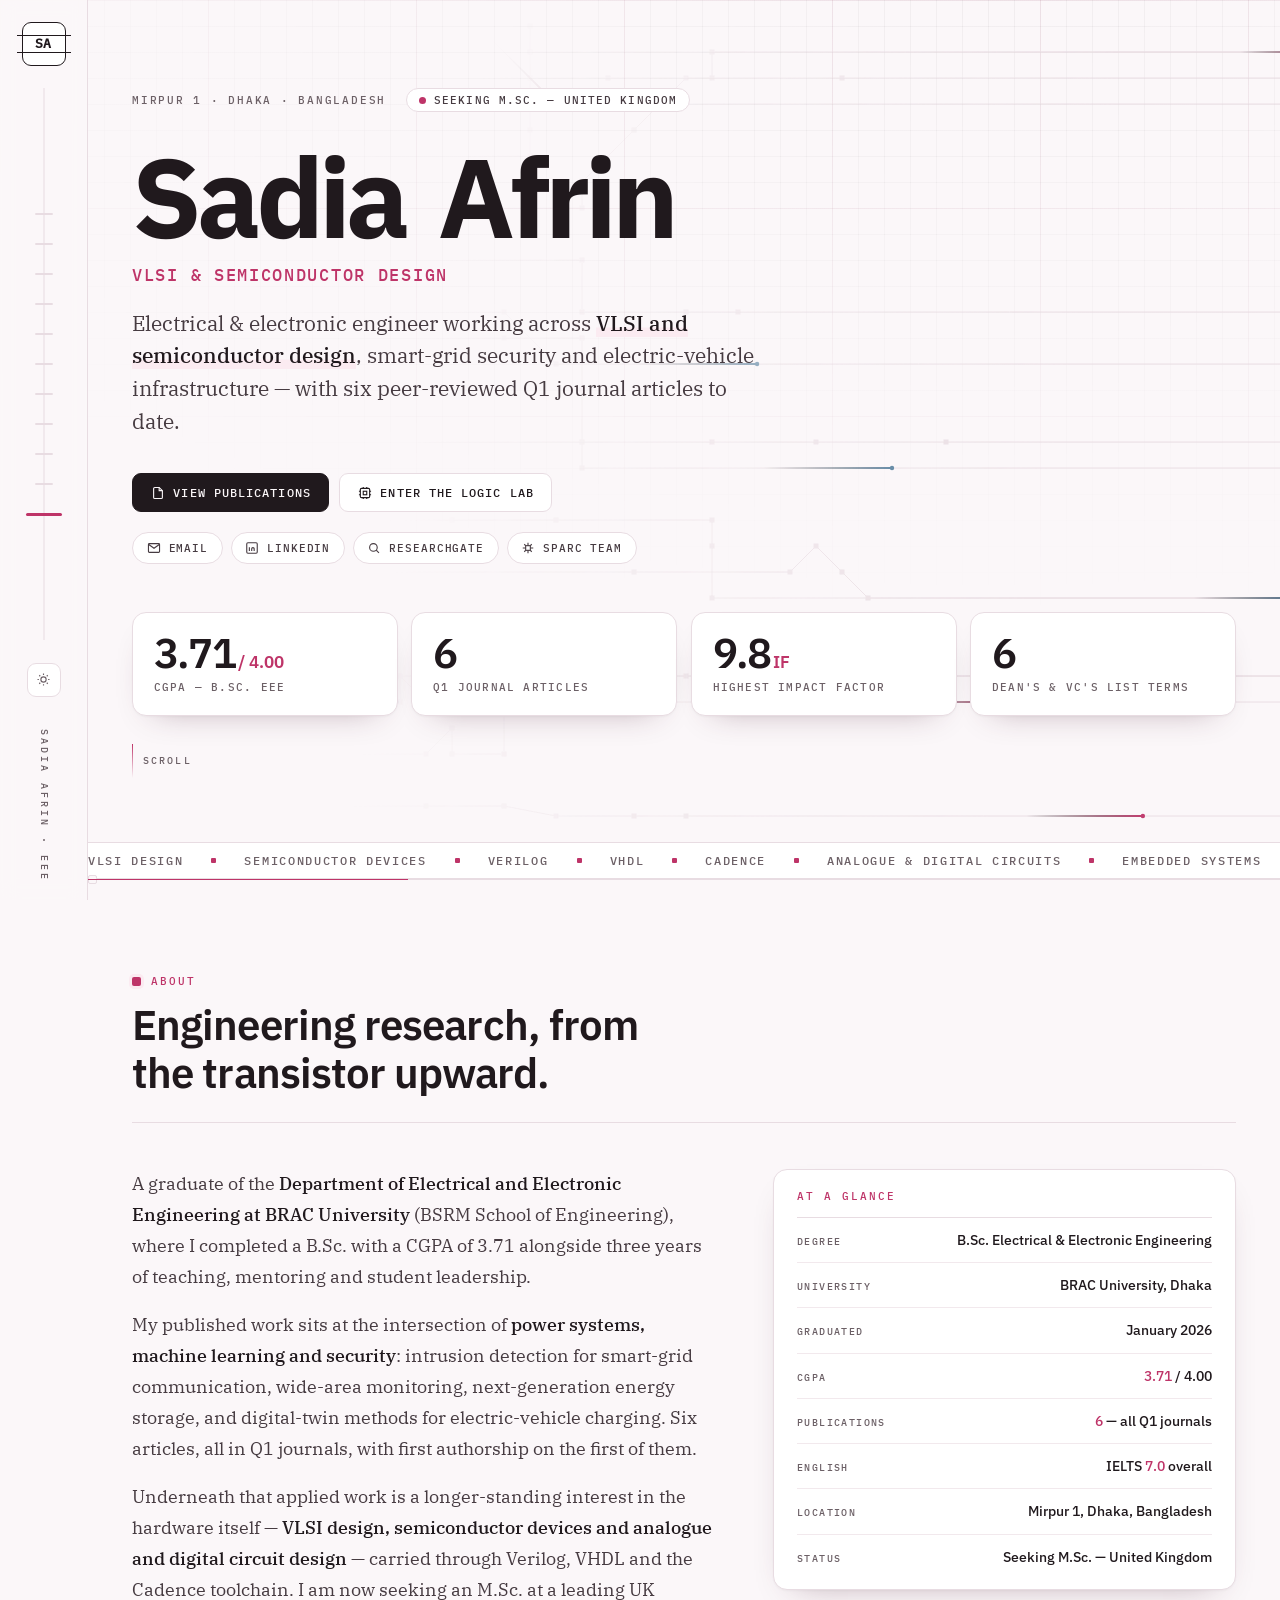
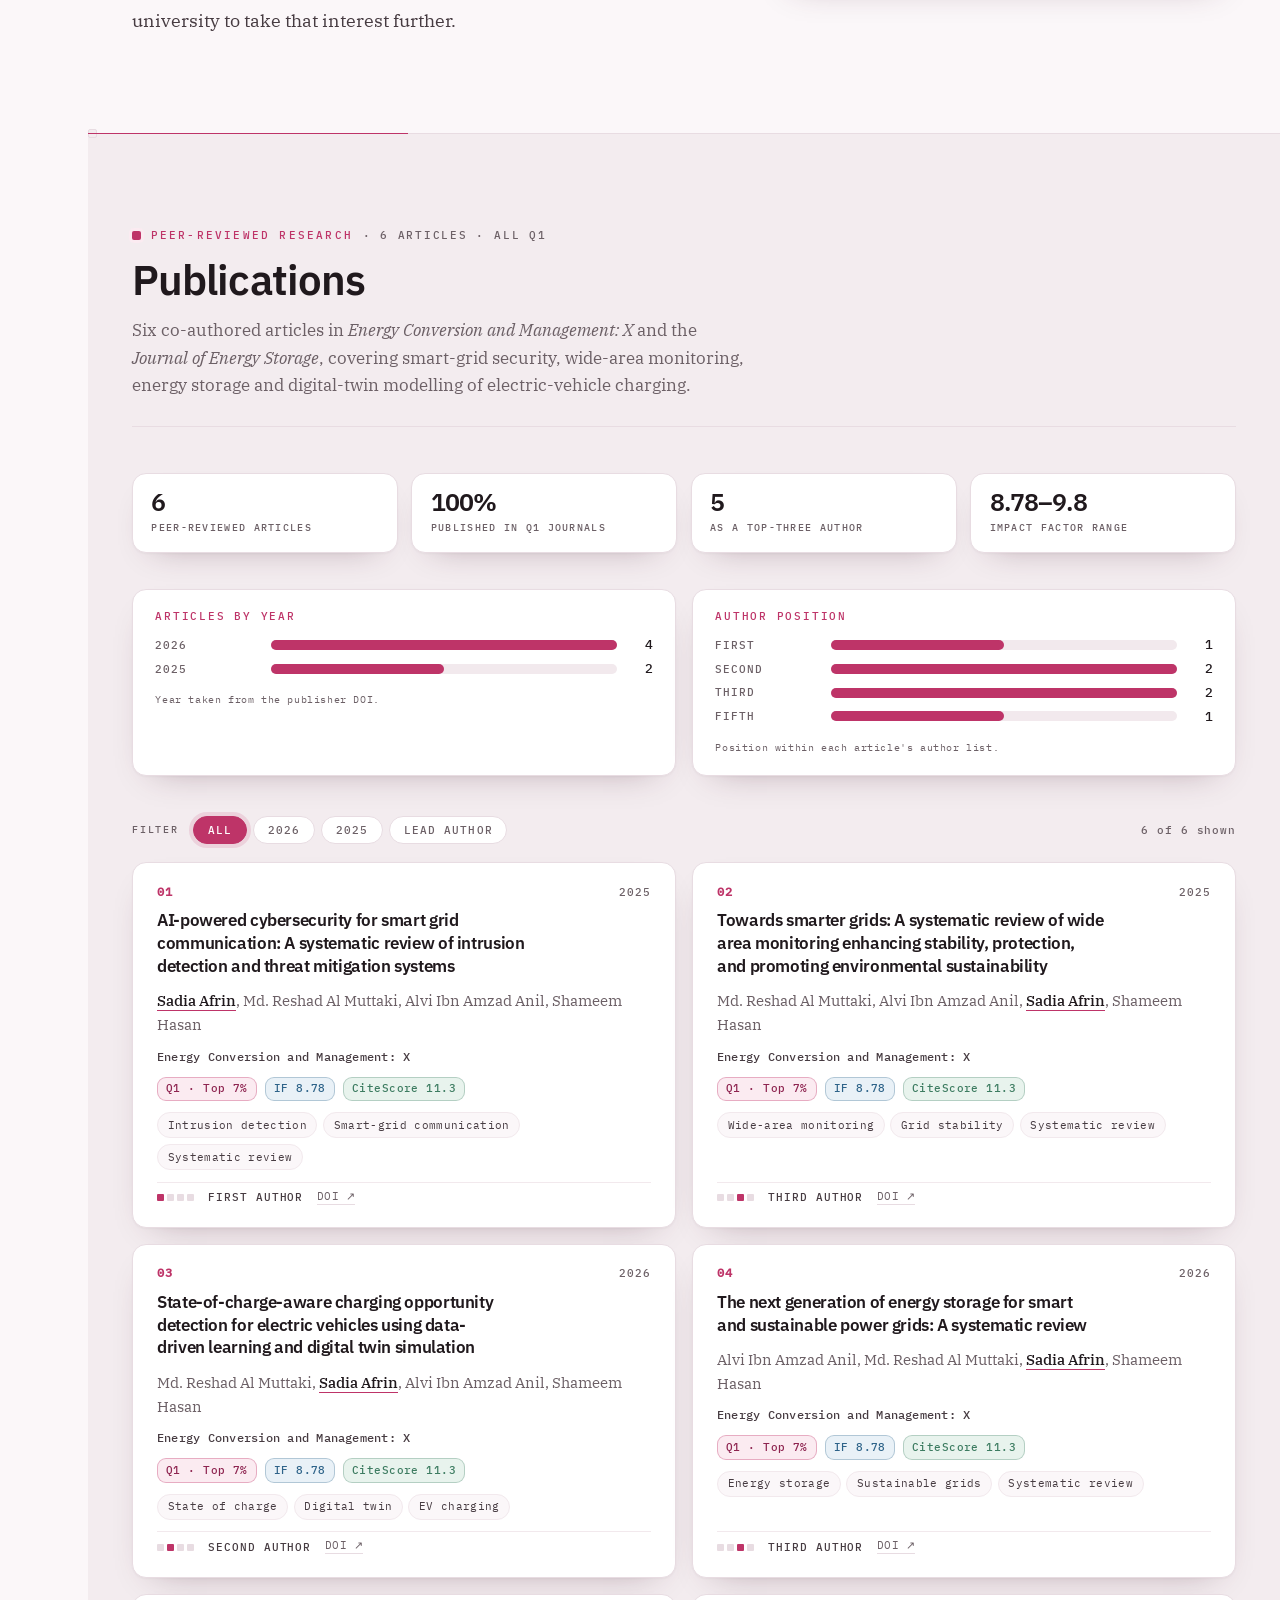
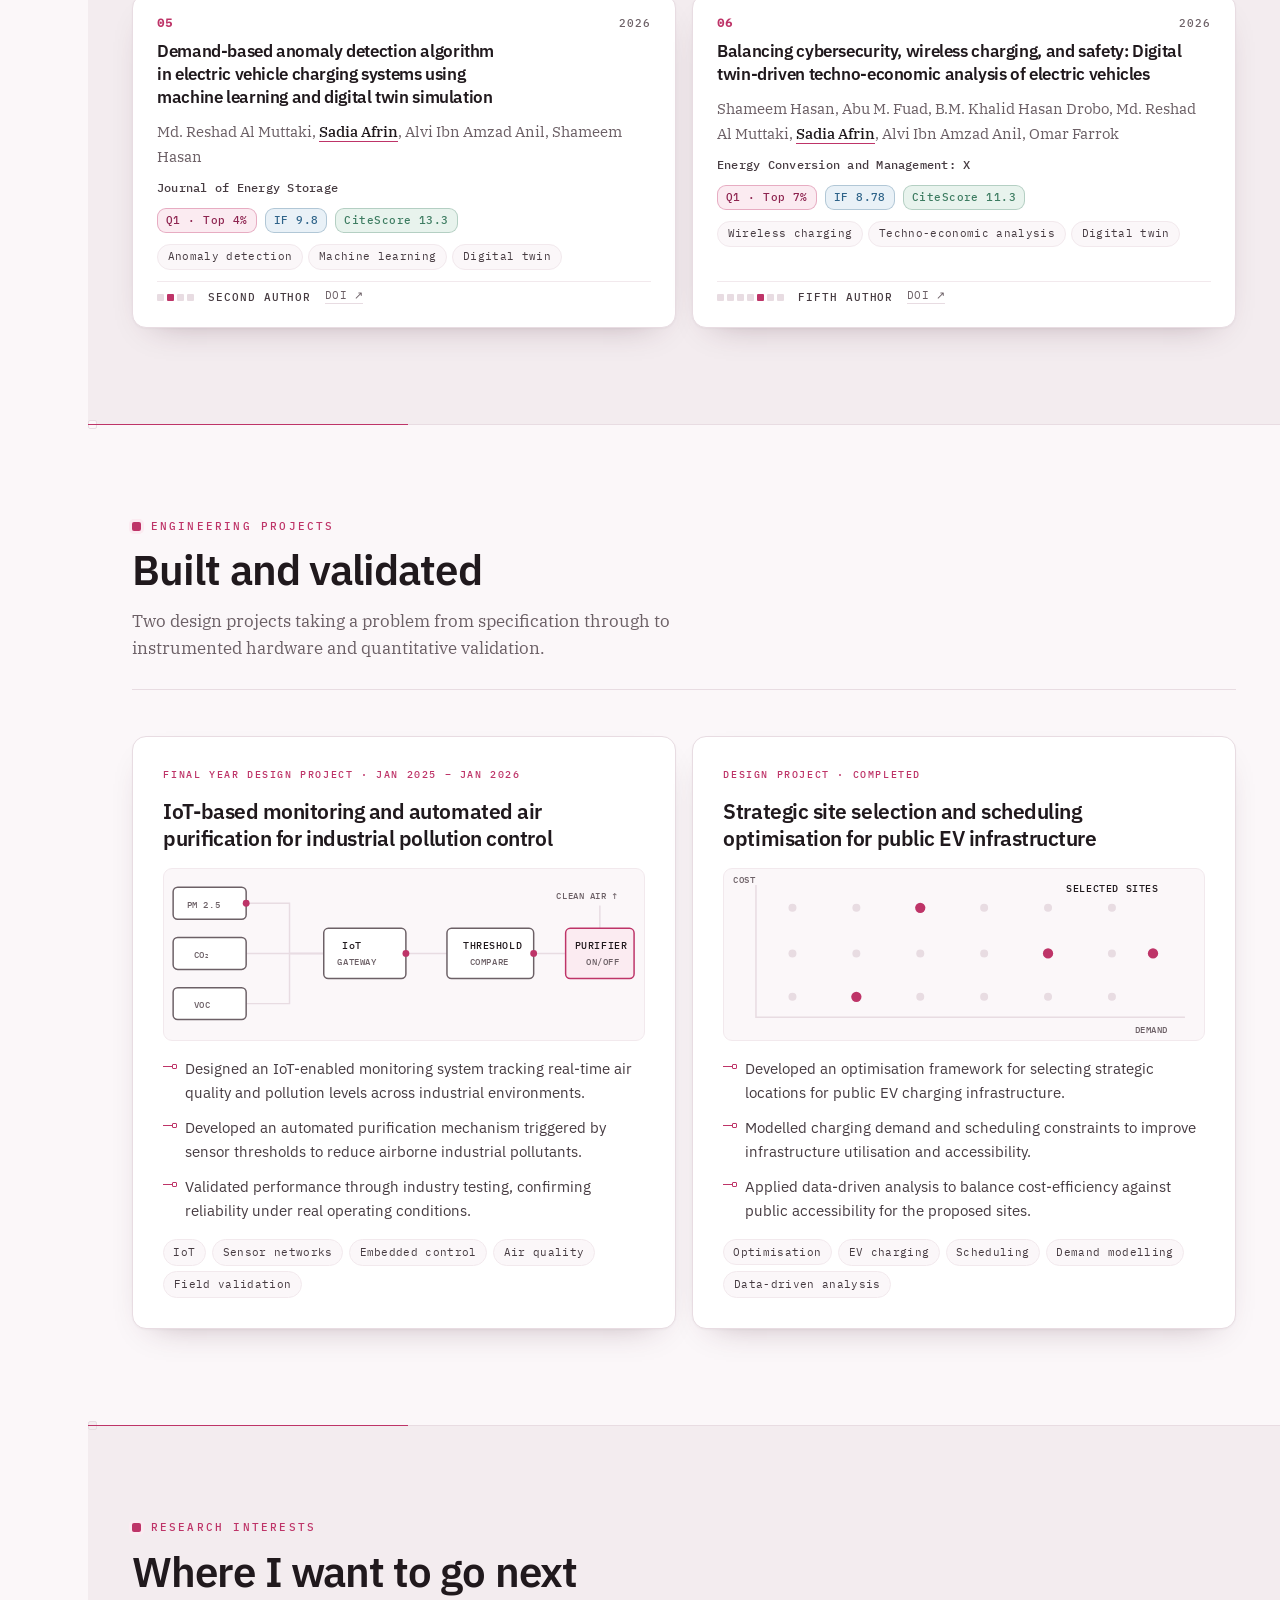
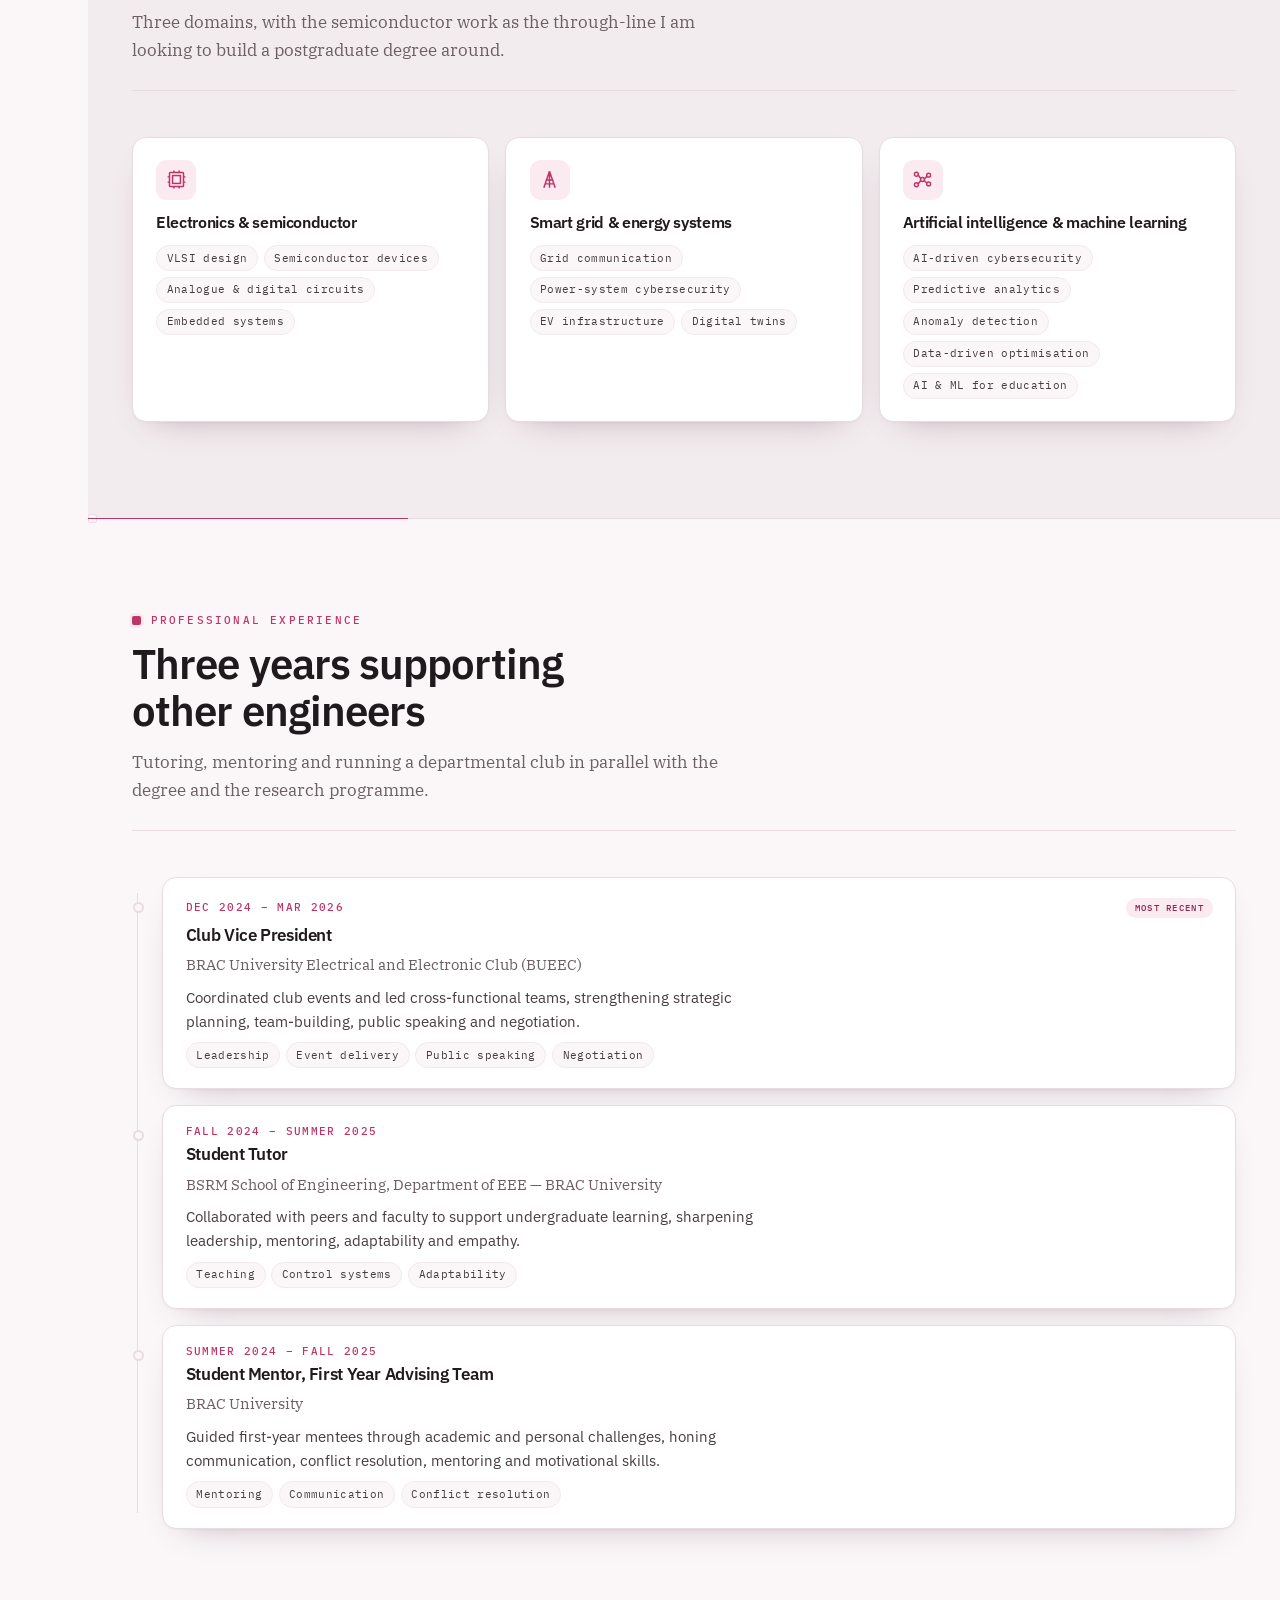
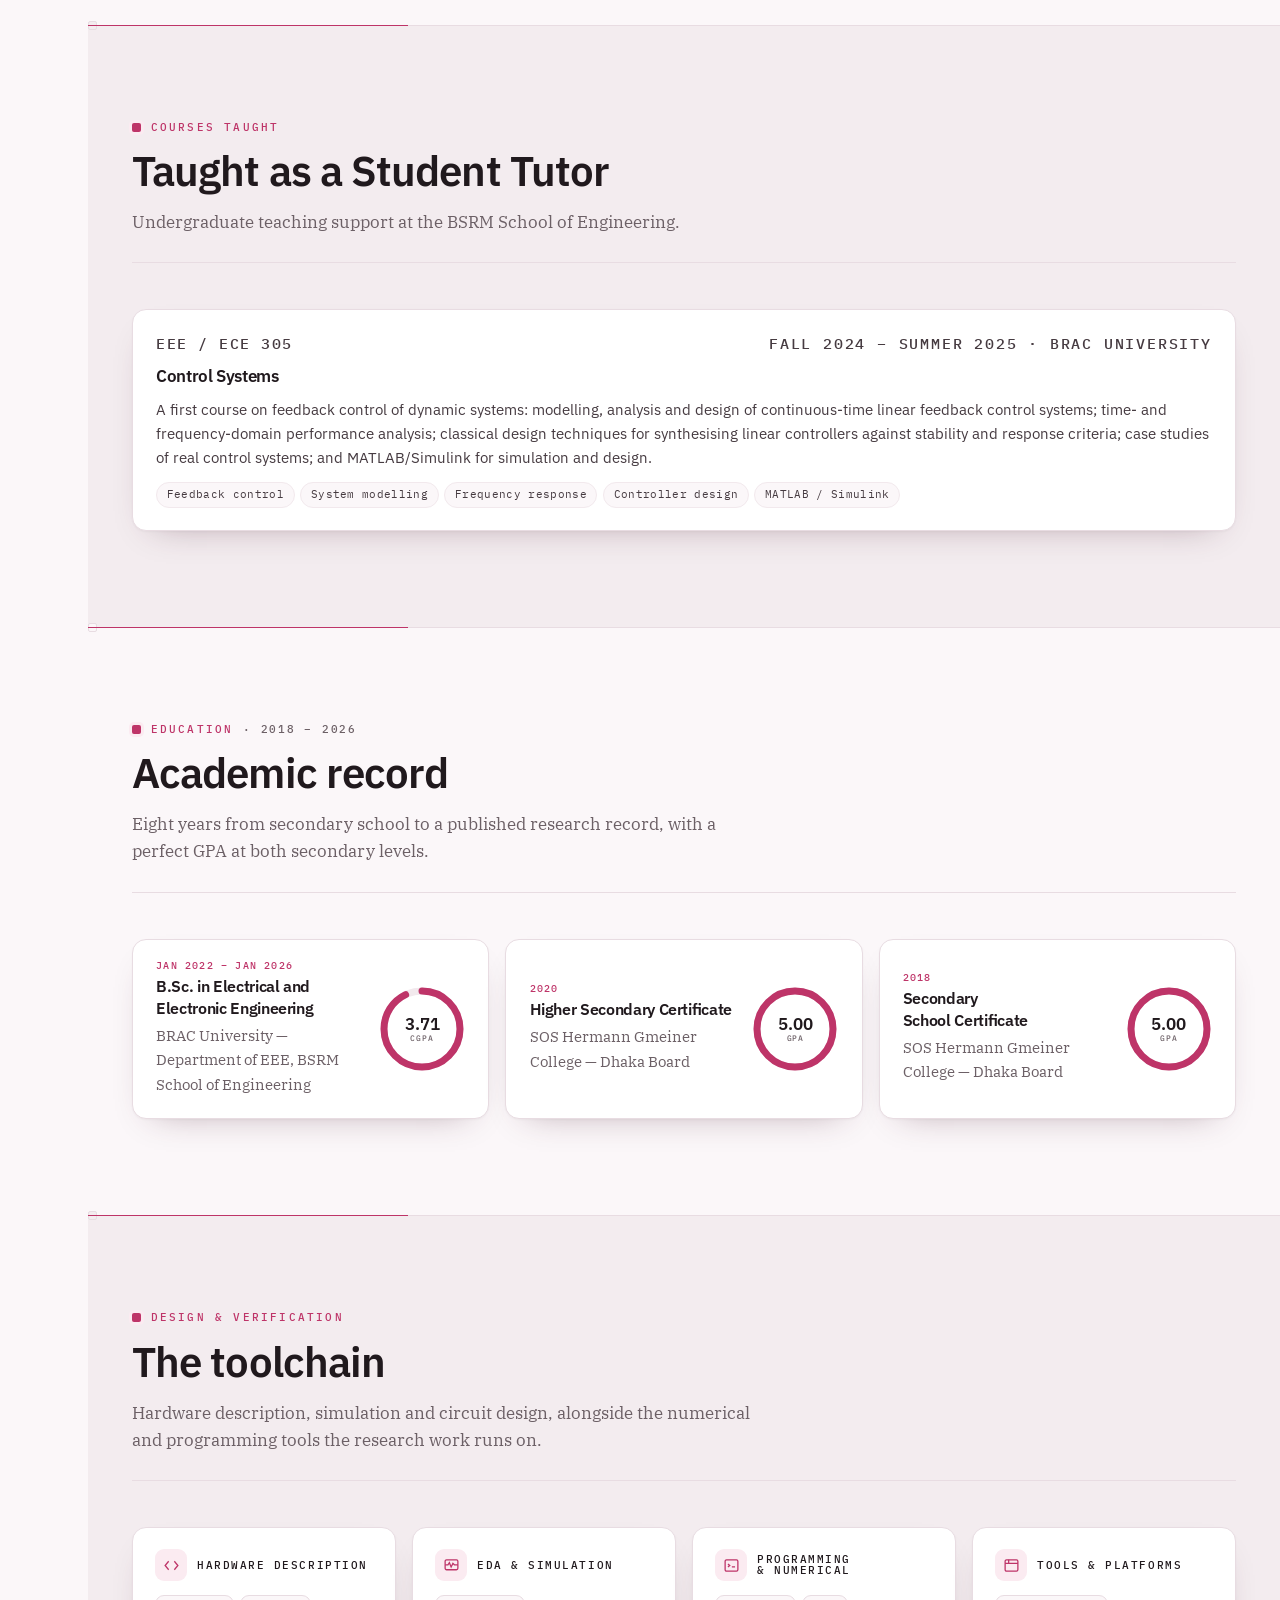
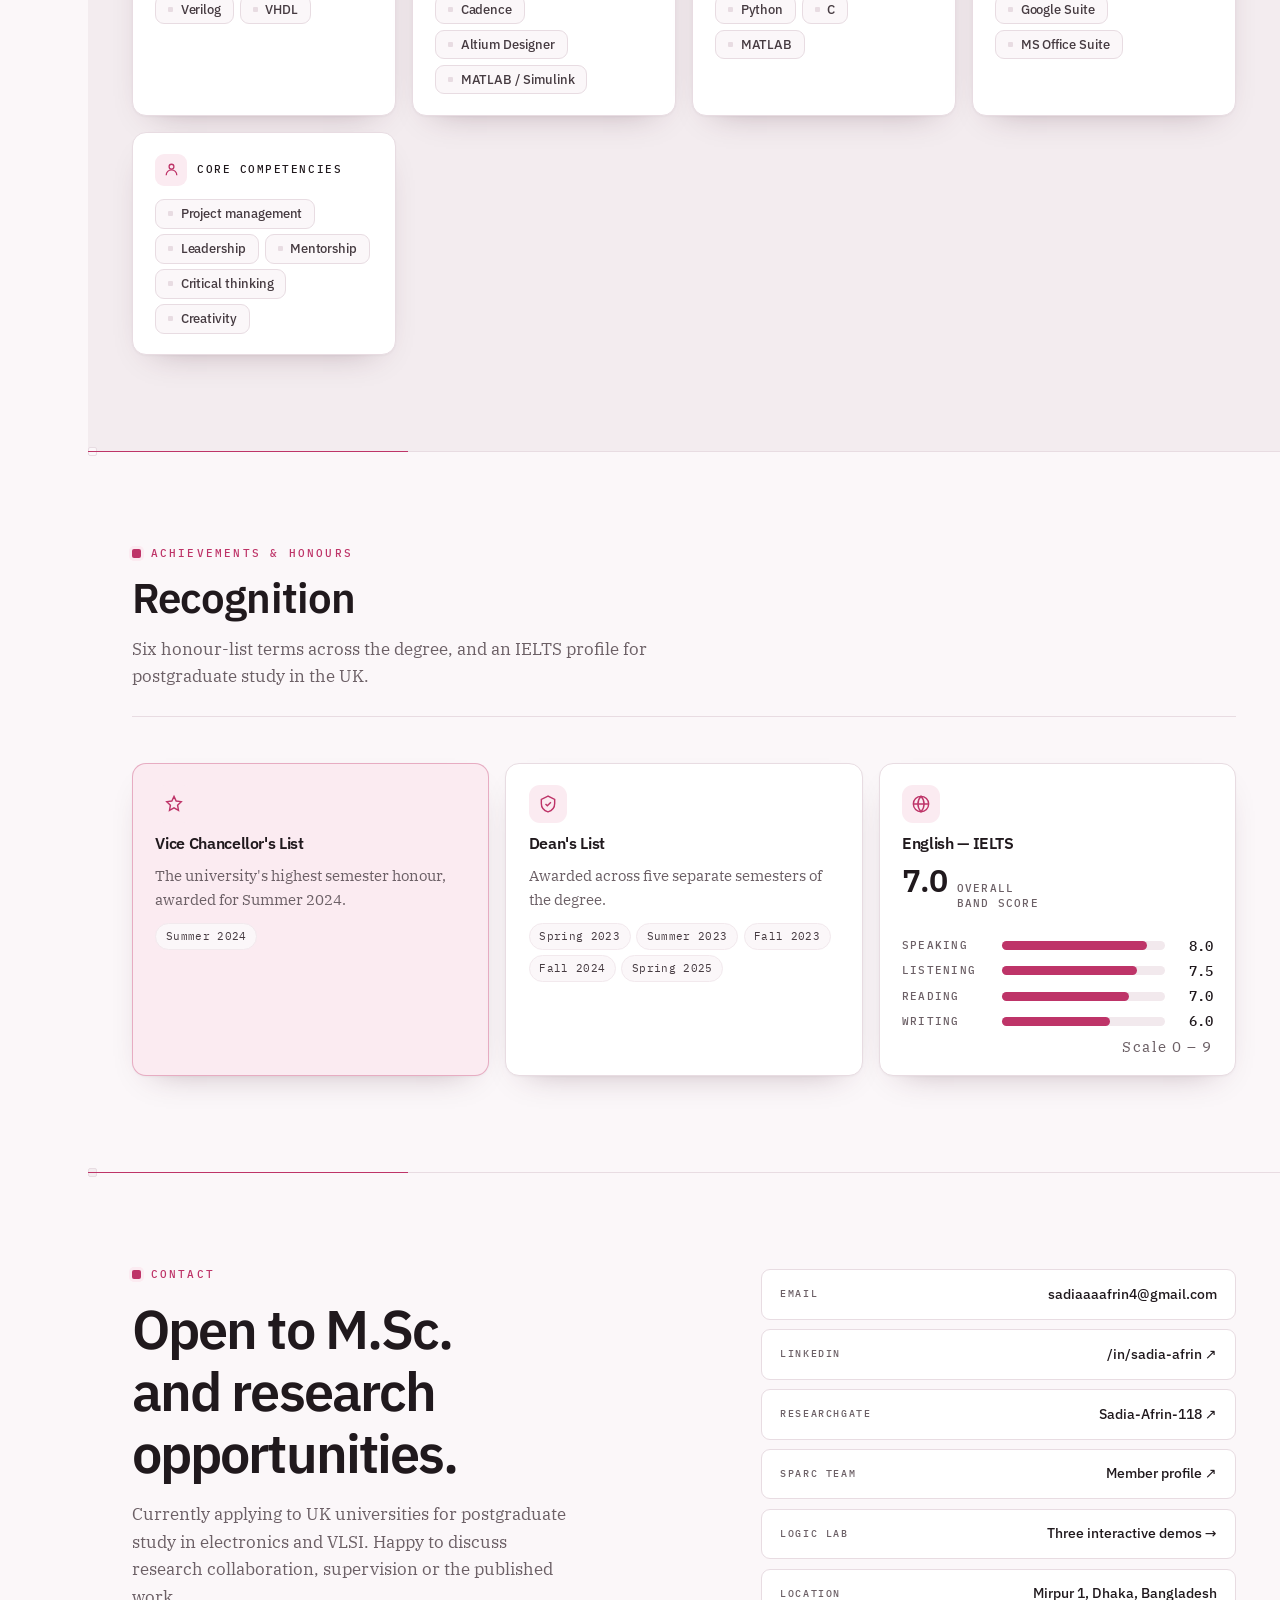
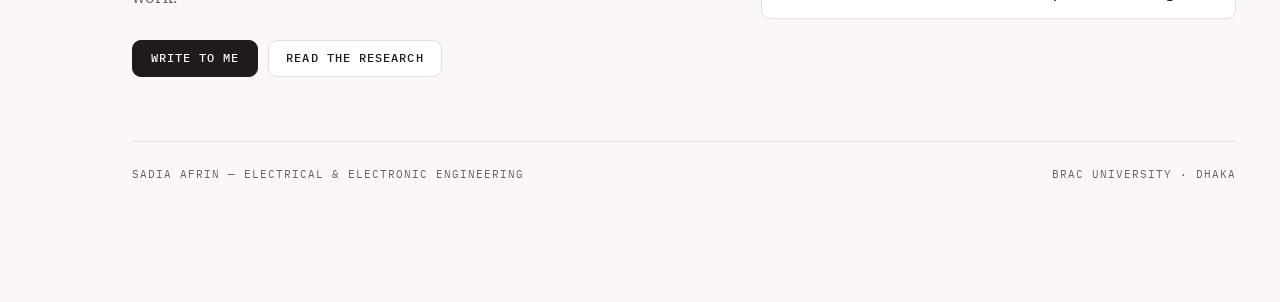
<file: index.html>
<!doctype html>
<html lang="en">
<head>
<meta charset="utf-8">
<meta name="viewport" content="width=device-width, initial-scale=1">
<title>Sadia Afrin — Electrical &amp; Electronic Engineer</title>
<meta name="description" content="Portfolio of Sadia Afrin, EEE graduate of BRAC University. Co-author of six Q1 journal articles in smart-grid security, electric-vehicle systems and digital twins, with research interests in VLSI and semiconductor design.">
<meta name="author" content="Sadia Afrin">
<meta name="color-scheme" content="light">

<link rel="icon" href="data:image/svg+xml,<svg xmlns='http://www.w3.org/2000/svg' viewBox='0 0 32 32'><rect width='32' height='32' fill='%23FBF7F9'/><rect x='9.5' y='9.5' width='13' height='13' fill='none' stroke='%23BE3468' stroke-width='2.4'/><g stroke='%23BE3468' stroke-width='2.4' stroke-linecap='round'><path d='M13 4.5v5M19 4.5v5M13 22.5v5M19 22.5v5M4.5 13h5M4.5 19h5M22.5 13h5M22.5 19h5'/></g></svg>">

<meta property="og:type" content="profile">
<meta property="og:title" content="Sadia Afrin — Electrical &amp; Electronic Engineer">
<meta property="og:description" content="EEE graduate of BRAC University. Six Q1 journal articles in smart-grid security, electric-vehicle systems and digital twins. Research interests in VLSI and semiconductor design.">
<meta property="og:locale" content="en_GB">
<meta name="twitter:card" content="summary">

<link rel="stylesheet" href="css/fonts.css">
<link rel="stylesheet" href="css/styles.css">
</head>
<body>
<script>document.documentElement.className = 'html-js';</script>

<!-- ===================== BOOT ===================== -->
<div class="boot" aria-hidden="true">
  <div class="boot-inner">
    <svg class="boot-die" viewBox="0 0 64 64">
      <line x1="4" y1="20" x2="14" y2="20"/><line x1="4" y1="32" x2="14" y2="32"/><line x1="4" y1="44" x2="14" y2="44"/>
      <line x1="50" y1="20" x2="60" y2="20"/><line x1="50" y1="32" x2="60" y2="32"/><line x1="50" y1="44" x2="60" y2="44"/>
      <rect x="14" y="14" width="36" height="36" rx="3"/>
      <rect class="core" x="22" y="22" width="20" height="20" rx="2"/>
    </svg>
    <div class="boot-bar"><i></i></div>
    <p class="boot-log">Power-on self test</p>
  </div>
</div>

<a class="skip" href="#main">Skip to content</a>
<div class="substrate" aria-hidden="true"></div>
<div class="progress" id="progress" aria-hidden="true"></div>

<!-- ===================== PAD-RING RAIL (desktop) ===================== -->
<nav class="rail" aria-label="Sections">
  <a class="rail-die" href="#top" aria-label="Back to top">SA</a>
  <div class="rail-bus" id="bus">
    <a class="pin" href="#about"><span class="pin-bar"></span><span class="pin-label">About</span></a>
    <a class="pin" href="#research"><span class="pin-bar"></span><span class="pin-label">Publications</span></a>
    <a class="pin" href="#projects"><span class="pin-bar"></span><span class="pin-label">Projects</span></a>
    <a class="pin" href="#interests"><span class="pin-bar"></span><span class="pin-label">Interests</span></a>
    <a class="pin" href="#experience"><span class="pin-bar"></span><span class="pin-label">Experience</span></a>
    <a class="pin" href="#courses"><span class="pin-bar"></span><span class="pin-label">Courses</span></a>
    <a class="pin" href="#education"><span class="pin-bar"></span><span class="pin-label">Education</span></a>
    <a class="pin" href="#skills"><span class="pin-bar"></span><span class="pin-label">Skills</span></a>
    <a class="pin" href="#achievements"><span class="pin-bar"></span><span class="pin-label">Achievements</span></a>
    <a class="pin" href="lab.html"><span class="pin-bar"></span><span class="pin-label">Logic lab</span></a>
    <a class="pin" href="#contact"><span class="pin-bar"></span><span class="pin-label">Contact</span></a>
  </div>
  <button class="theme-btn" type="button" data-theme-toggle aria-label="Switch to dark theme">
    <svg class="i-sun" viewBox="0 0 24 24" fill="none" stroke="currentColor" stroke-width="1.8" aria-hidden="true"><circle cx="12" cy="12" r="4.2"/><path d="M12 2.4v2.2M12 19.4v2.2M2.4 12h2.2M19.4 12h2.2M5.2 5.2l1.6 1.6M17.2 17.2l1.6 1.6M18.8 5.2l-1.6 1.6M6.8 17.2l-1.6 1.6"/></svg>
    <svg class="i-moon" viewBox="0 0 24 24" fill="none" stroke="currentColor" stroke-width="1.8" aria-hidden="true"><path d="M20 14.2A8.2 8.2 0 0 1 9.8 4a8.2 8.2 0 1 0 10.2 10.2Z"/></svg>
  </button>
  <p class="rail-mark">Sadia Afrin · EEE</p>
</nav>

<!-- ===================== TOP BAR (mobile) ===================== -->
<div class="topbar">
  <a class="topbar-name" href="#top">S. Afrin</a>
  <nav class="topbar-links" aria-label="Sections">
    <a href="#about">About</a>
    <a href="#research">Publications</a>
    <a href="#projects">Projects</a>
    <a href="#interests">Interests</a>
    <a href="#experience">Experience</a>
    <a href="#courses">Courses</a>
    <a href="#education">Education</a>
    <a href="#skills">Skills</a>
    <a href="#achievements">Achievements</a>
    <a href="lab.html">Logic lab</a>
    <a href="#contact">Contact</a>
  </nav>
  <button class="theme-btn" type="button" data-theme-toggle aria-label="Switch to dark theme">
    <svg class="i-sun" viewBox="0 0 24 24" fill="none" stroke="currentColor" stroke-width="1.8" aria-hidden="true"><circle cx="12" cy="12" r="4.2"/><path d="M12 2.4v2.2M12 19.4v2.2M2.4 12h2.2M19.4 12h2.2M5.2 5.2l1.6 1.6M17.2 17.2l1.6 1.6M18.8 5.2l-1.6 1.6M6.8 17.2l-1.6 1.6"/></svg>
    <svg class="i-moon" viewBox="0 0 24 24" fill="none" stroke="currentColor" stroke-width="1.8" aria-hidden="true"><path d="M20 14.2A8.2 8.2 0 0 1 9.8 4a8.2 8.2 0 1 0 10.2 10.2Z"/></svg>
  </button>
</div>

<div class="shell">
<main id="main">

<!-- ============================== HERO ============================== -->
<header class="hero" id="top">
  <canvas id="routes" aria-hidden="true"></canvas>
  <div class="wrap">
    <div class="hero-top">
      <p class="locus">Mirpur 1 · Dhaka · Bangladesh</p>
      <p class="status"><span class="led" aria-hidden="true"></span>Seeking M.Sc. — United Kingdom</p>
    </div>

    <h1 class="name" id="name" data-text="Sadia Afrin">Sadia Afrin</h1>

    <p class="hero-role" id="hero-role" data-roles="VLSI &amp; semiconductor design|Smart-grid cybersecurity research|Digital twin &amp; EV systems|Student tutor &amp; mentor">VLSI &amp; semiconductor design</p>

    <p class="tagline">Electrical &amp; electronic engineer working across <b>VLSI and semiconductor design</b>, smart-grid security and electric-vehicle infrastructure — with six peer-reviewed Q1 journal articles to date.</p>

    <div class="actions">
      <a class="btn btn-solid" href="#research">
        <svg viewBox="0 0 24 24" fill="none" stroke="currentColor" stroke-width="1.9" aria-hidden="true"><path d="M14 2.5H6.5A2 2 0 0 0 4.5 4.5v15a2 2 0 0 0 2 2h11a2 2 0 0 0 2-2V8Z"/><path d="M14 2.5V8h5.5"/></svg>
        View publications
      </a>
      <a class="btn" href="lab.html">
        <svg viewBox="0 0 24 24" fill="none" stroke="currentColor" stroke-width="1.9" aria-hidden="true"><rect x="4" y="4" width="16" height="16" rx="2"/><rect x="9" y="9" width="6" height="6"/><path d="M9 1.6v2.4M15 1.6v2.4M9 20v2.4M15 20v2.4M20 9h2.4M20 15h2.4M1.6 9H4M1.6 15H4"/></svg>
        Enter the logic lab
      </a>
    </div>

    <div class="socials">
      <a class="social" href="mailto:sadiaaaafrin4@gmail.com">
        <svg viewBox="0 0 24 24" fill="none" stroke="currentColor" stroke-width="1.9" aria-hidden="true"><rect x="2.5" y="4.5" width="19" height="15" rx="1.5"/><path d="m3 6 9 6.5L21 6"/></svg>
        Email
      </a>
      <a class="social" href="https://www.linkedin.com/in/sadia-afrin-79380a2a4/" target="_blank" rel="noopener noreferrer">
        <svg viewBox="0 0 24 24" fill="none" stroke="currentColor" stroke-width="1.9" aria-hidden="true"><rect x="3" y="3" width="18" height="18" rx="2"/><path d="M7.5 10.5V17M7.5 7.2v.1M11.5 17v-3.6a2.1 2.1 0 0 1 4.2 0V17"/></svg>
        LinkedIn
      </a>
      <a class="social" href="https://www.researchgate.net/profile/Sadia-Afrin-118" target="_blank" rel="noopener noreferrer">
        <svg viewBox="0 0 24 24" fill="none" stroke="currentColor" stroke-width="1.9" aria-hidden="true"><circle cx="11" cy="11" r="6.5"/><path d="m15.8 15.8 4.7 4.7"/></svg>
        ResearchGate
      </a>
      <a class="social" href="https://sparc-team.vercel.app/member.html?member=sadia-afrin" target="_blank" rel="noopener noreferrer">
        <svg viewBox="0 0 24 24" fill="none" stroke="currentColor" stroke-width="1.9" aria-hidden="true"><rect x="8" y="8" width="8" height="8"/><path d="M12 3v5M12 16v5M3 12h5M16 12h5M5.6 5.6 8 8M16 16l2.4 2.4M18.4 5.6 16 8M8 16l-2.4 2.4"/></svg>
        SPARC Team
      </a>
    </div>

    <div class="stats rv">
      <div class="macro stat">
        <p class="stat-n"><span data-count="3.71" data-dec="2">3.71</span><em>/ 4.00</em></p>
        <p class="stat-l">CGPA — B.Sc. EEE</p>
      </div>
      <div class="macro stat">
        <p class="stat-n"><span data-count="6" data-dec="0">6</span></p>
        <p class="stat-l">Q1 journal articles</p>
      </div>
      <div class="macro stat">
        <p class="stat-n"><span data-count="9.8" data-dec="1">9.8</span><em>IF</em></p>
        <p class="stat-l">Highest impact factor</p>
      </div>
      <div class="macro stat">
        <p class="stat-n"><span data-count="6" data-dec="0">6</span></p>
        <p class="stat-l">Dean's &amp; VC's List terms</p>
      </div>
    </div>

    <p class="scroll-cue"><i aria-hidden="true"></i>Scroll</p>
  </div>
</header>

<!-- ===================== SIGNAL BUS TICKER ===================== -->
<div class="bus-strip" aria-hidden="true">
  <div class="bus-track">
    <div class="bus-seq">
      <span>VLSI design</span><b></b><span>Semiconductor devices</span><b></b><span>Verilog</span><b></b>
      <span>VHDL</span><b></b><span>Cadence</span><b></b><span>Analogue &amp; digital circuits</span><b></b>
      <span>Embedded systems</span><b></b><span>Smart-grid cybersecurity</span><b></b><span>Digital twins</span><b></b>
      <span>Anomaly detection</span><b></b><span>EV infrastructure</span><b></b><span>Machine learning</span><b></b>
    </div>
    <div class="bus-seq">
      <span>VLSI design</span><b></b><span>Semiconductor devices</span><b></b><span>Verilog</span><b></b>
      <span>VHDL</span><b></b><span>Cadence</span><b></b><span>Analogue &amp; digital circuits</span><b></b>
      <span>Embedded systems</span><b></b><span>Smart-grid cybersecurity</span><b></b><span>Digital twins</span><b></b>
      <span>Anomaly detection</span><b></b><span>EV infrastructure</span><b></b><span>Machine learning</span><b></b>
    </div>
  </div>
</div>

<!-- ============================== ABOUT ============================== -->
<section class="block" id="about" aria-labelledby="about-h">
  <div class="wrap">
    <div class="block-head rv">
      <p class="eyebrow">About</p>
      <h2 id="about-h">Engineering research, from the transistor upward.</h2>
    </div>

    <div class="about-grid">
      <div class="rv">
        <p class="prose">A graduate of the <strong>Department of Electrical and Electronic Engineering at BRAC University</strong> (BSRM School of Engineering), where I completed a B.Sc. with a CGPA of 3.71 alongside three years of teaching, mentoring and student leadership.</p>
        <p class="prose">My published work sits at the intersection of <strong>power systems, machine learning and security</strong>: intrusion detection for smart-grid communication, wide-area monitoring, next-generation energy storage, and digital-twin methods for electric-vehicle charging. Six articles, all in Q1 journals, with first authorship on the first of them.</p>
        <p class="prose">Underneath that applied work is a longer-standing interest in the hardware itself — <strong>VLSI design, semiconductor devices and analogue and digital circuit design</strong> — carried through Verilog, VHDL and the Cadence toolchain. I am now seeking an M.Sc. at a leading UK university to take that interest further.</p>
      </div>

      <div class="rv" style="--d:110ms">
        <div class="macro facts">
          <h3>At a glance</h3>
          <div class="fact"><span class="fact-k">Degree</span><span class="fact-v">B.Sc. Electrical &amp; Electronic Engineering</span></div>
          <div class="fact"><span class="fact-k">University</span><span class="fact-v">BRAC University, Dhaka</span></div>
          <div class="fact"><span class="fact-k">Graduated</span><span class="fact-v">January 2026</span></div>
          <div class="fact"><span class="fact-k">CGPA</span><span class="fact-v"><em>3.71</em> / 4.00</span></div>
          <div class="fact"><span class="fact-k">Publications</span><span class="fact-v"><em>6</em> — all Q1 journals</span></div>
          <div class="fact"><span class="fact-k">English</span><span class="fact-v">IELTS <em>7.0</em> overall</span></div>
          <div class="fact"><span class="fact-k">Location</span><span class="fact-v">Mirpur 1, Dhaka, Bangladesh</span></div>
          <div class="fact"><span class="fact-k">Status</span><span class="fact-v">Seeking M.Sc. — United Kingdom</span></div>
        </div>
      </div>
    </div>
  </div>
</section>

<!-- ============================== PUBLICATIONS ============================== -->
<section class="block block-alt" id="research" aria-labelledby="research-h">
  <div class="wrap">
    <div class="block-head rv">
      <p class="eyebrow">Peer-reviewed research <span class="dim">· 6 articles · all Q1</span></p>
      <h2 id="research-h">Publications</h2>
      <p class="block-note">Six co-authored articles in <em>Energy Conversion and Management: X</em> and the <em>Journal of Energy Storage</em>, covering smart-grid security, wide-area monitoring, energy storage and digital-twin modelling of electric-vehicle charging.</p>
    </div>

    <div class="impact rv">
      <div class="macro impact-cell"><p class="impact-n"><span data-count="6" data-dec="0">6</span></p><p class="impact-l">Peer-reviewed articles</p></div>
      <div class="macro impact-cell"><p class="impact-n">100%</p><p class="impact-l">Published in Q1 journals</p></div>
      <div class="macro impact-cell"><p class="impact-n"><span data-count="5" data-dec="0">5</span></p><p class="impact-l">As a top-three author</p></div>
      <div class="macro impact-cell"><p class="impact-n">8.78–9.8</p><p class="impact-l">Impact factor range</p></div>
    </div>

    <div class="charts">
      <figure class="macro chart rv">
        <h3>Articles by year</h3>
        <div class="rows">
          <div class="row">
            <span class="row-k">2026</span>
            <span class="row-track"><span class="row-fill" data-pct="100"></span></span>
            <span class="row-v">4</span>
          </div>
          <div class="row">
            <span class="row-k">2025</span>
            <span class="row-track"><span class="row-fill" data-pct="50"></span></span>
            <span class="row-v">2</span>
          </div>
        </div>
        <figcaption class="chart-note">Year taken from the publisher DOI.</figcaption>
      </figure>

      <figure class="macro chart rv" style="--d:100ms">
        <h3>Author position</h3>
        <div class="rows">
          <div class="row">
            <span class="row-k">First</span>
            <span class="row-track"><span class="row-fill" data-pct="50"></span></span>
            <span class="row-v">1</span>
          </div>
          <div class="row">
            <span class="row-k">Second</span>
            <span class="row-track"><span class="row-fill" data-pct="100"></span></span>
            <span class="row-v">2</span>
          </div>
          <div class="row">
            <span class="row-k">Third</span>
            <span class="row-track"><span class="row-fill" data-pct="100"></span></span>
            <span class="row-v">2</span>
          </div>
          <div class="row">
            <span class="row-k">Fifth</span>
            <span class="row-track"><span class="row-fill" data-pct="50"></span></span>
            <span class="row-v">1</span>
          </div>
        </div>
        <figcaption class="chart-note">Position within each article's author list.</figcaption>
      </figure>
    </div>

    <div class="filters rv" role="group" aria-label="Filter publications">
      <span class="filters-l">Filter</span>
      <button class="fbtn" type="button" data-filter="all" aria-pressed="true">All</button>
      <button class="fbtn" type="button" data-filter="2026" aria-pressed="false">2026</button>
      <button class="fbtn" type="button" data-filter="2025" aria-pressed="false">2025</button>
      <button class="fbtn" type="button" data-filter="lead" aria-pressed="false">Lead author</button>
      <span class="fcount" id="fcount" aria-live="polite">6 of 6 shown</span>
    </div>

    <div class="pub-grid" id="pubs">

      <article class="macro pub rv" data-year="2025" data-rank="1">
        <div class="pub-top"><span class="pub-num">01</span><span class="pub-year">2025</span></div>
        <h3 class="pub-title">AI-powered cybersecurity for smart grid communication: A systematic review of intrusion detection and threat mitigation systems</h3>
        <p class="authors"><b>Sadia Afrin</b>, Md. Reshad Al Muttaki, Alvi Ibn Amzad Anil, Shameem Hasan</p>
        <p class="jrn">Energy Conversion and Management: X</p>
        <div class="pub-meta">
          <span class="tag tag-q1">Q1 · Top 7%</span>
          <span class="tag tag-if">IF 8.78</span>
          <span class="tag tag-cs">CiteScore 11.3</span>
        </div>
        <div class="chips">
          <span class="chip">Intrusion detection</span><span class="chip">Smart-grid communication</span><span class="chip">Systematic review</span>
        </div>
        <div class="pub-foot">
          <span class="posdots" aria-hidden="true"><i class="me"></i><i></i><i></i><i></i></span>
          <span class="pos-l">First author <span class="vh">— position 1 of 4</span></span>
          <a class="doi" href="https://doi.org/10.1016/j.ecmx.2025.101416" target="_blank" rel="noopener noreferrer">DOI ↗</a>
        </div>
      </article>

      <article class="macro pub rv" data-year="2025" data-rank="3" style="--d:80ms">
        <div class="pub-top"><span class="pub-num">02</span><span class="pub-year">2025</span></div>
        <h3 class="pub-title">Towards smarter grids: A systematic review of wide area monitoring enhancing stability, protection, and promoting environmental sustainability</h3>
        <p class="authors">Md. Reshad Al Muttaki, Alvi Ibn Amzad Anil, <b>Sadia Afrin</b>, Shameem Hasan</p>
        <p class="jrn">Energy Conversion and Management: X</p>
        <div class="pub-meta">
          <span class="tag tag-q1">Q1 · Top 7%</span>
          <span class="tag tag-if">IF 8.78</span>
          <span class="tag tag-cs">CiteScore 11.3</span>
        </div>
        <div class="chips">
          <span class="chip">Wide-area monitoring</span><span class="chip">Grid stability</span><span class="chip">Systematic review</span>
        </div>
        <div class="pub-foot">
          <span class="posdots" aria-hidden="true"><i></i><i></i><i class="me"></i><i></i></span>
          <span class="pos-l">Third author <span class="vh">— position 3 of 4</span></span>
          <a class="doi" href="https://doi.org/10.1016/j.ecmx.2025.101424" target="_blank" rel="noopener noreferrer">DOI ↗</a>
        </div>
      </article>

      <article class="macro pub rv" data-year="2026" data-rank="2">
        <div class="pub-top"><span class="pub-num">03</span><span class="pub-year">2026</span></div>
        <h3 class="pub-title">State-of-charge-aware charging opportunity detection for electric vehicles using data-driven learning and digital twin simulation</h3>
        <p class="authors">Md. Reshad Al Muttaki, <b>Sadia Afrin</b>, Alvi Ibn Amzad Anil, Shameem Hasan</p>
        <p class="jrn">Energy Conversion and Management: X</p>
        <div class="pub-meta">
          <span class="tag tag-q1">Q1 · Top 7%</span>
          <span class="tag tag-if">IF 8.78</span>
          <span class="tag tag-cs">CiteScore 11.3</span>
        </div>
        <div class="chips">
          <span class="chip">State of charge</span><span class="chip">Digital twin</span><span class="chip">EV charging</span>
        </div>
        <div class="pub-foot">
          <span class="posdots" aria-hidden="true"><i></i><i class="me"></i><i></i><i></i></span>
          <span class="pos-l">Second author <span class="vh">— position 2 of 4</span></span>
          <a class="doi" href="https://doi.org/10.1016/j.ecmx.2026.101775" target="_blank" rel="noopener noreferrer">DOI ↗</a>
        </div>
      </article>

      <article class="macro pub rv" data-year="2026" data-rank="3" style="--d:80ms">
        <div class="pub-top"><span class="pub-num">04</span><span class="pub-year">2026</span></div>
        <h3 class="pub-title">The next generation of energy storage for smart and sustainable power grids: A systematic review</h3>
        <p class="authors">Alvi Ibn Amzad Anil, Md. Reshad Al Muttaki, <b>Sadia Afrin</b>, Shameem Hasan</p>
        <p class="jrn">Energy Conversion and Management: X</p>
        <div class="pub-meta">
          <span class="tag tag-q1">Q1 · Top 7%</span>
          <span class="tag tag-if">IF 8.78</span>
          <span class="tag tag-cs">CiteScore 11.3</span>
        </div>
        <div class="chips">
          <span class="chip">Energy storage</span><span class="chip">Sustainable grids</span><span class="chip">Systematic review</span>
        </div>
        <div class="pub-foot">
          <span class="posdots" aria-hidden="true"><i></i><i></i><i class="me"></i><i></i></span>
          <span class="pos-l">Third author <span class="vh">— position 3 of 4</span></span>
          <a class="doi" href="https://doi.org/10.1016/j.ecmx.2026.101771" target="_blank" rel="noopener noreferrer">DOI ↗</a>
        </div>
      </article>

      <article class="macro pub rv" data-year="2026" data-rank="2">
        <div class="pub-top"><span class="pub-num">05</span><span class="pub-year">2026</span></div>
        <h3 class="pub-title">Demand-based anomaly detection algorithm in electric vehicle charging systems using machine learning and digital twin simulation</h3>
        <p class="authors">Md. Reshad Al Muttaki, <b>Sadia Afrin</b>, Alvi Ibn Amzad Anil, Shameem Hasan</p>
        <p class="jrn">Journal of Energy Storage</p>
        <div class="pub-meta">
          <span class="tag tag-q1">Q1 · Top 4%</span>
          <span class="tag tag-if">IF 9.8</span>
          <span class="tag tag-cs">CiteScore 13.3</span>
        </div>
        <div class="chips">
          <span class="chip">Anomaly detection</span><span class="chip">Machine learning</span><span class="chip">Digital twin</span>
        </div>
        <div class="pub-foot">
          <span class="posdots" aria-hidden="true"><i></i><i class="me"></i><i></i><i></i></span>
          <span class="pos-l">Second author <span class="vh">— position 2 of 4</span></span>
          <a class="doi" href="https://doi.org/10.1016/j.est.2026.122795" target="_blank" rel="noopener noreferrer">DOI ↗</a>
        </div>
      </article>

      <article class="macro pub rv" data-year="2026" data-rank="5" style="--d:80ms">
        <div class="pub-top"><span class="pub-num">06</span><span class="pub-year">2026</span></div>
        <h3 class="pub-title">Balancing cybersecurity, wireless charging, and safety: Digital twin-driven techno-economic analysis of electric vehicles</h3>
        <p class="authors">Shameem Hasan, Abu M. Fuad, B.M. Khalid Hasan Drobo, Md. Reshad Al Muttaki, <b>Sadia Afrin</b>, Alvi Ibn Amzad Anil, Omar Farrok</p>
        <p class="jrn">Energy Conversion and Management: X</p>
        <div class="pub-meta">
          <span class="tag tag-q1">Q1 · Top 7%</span>
          <span class="tag tag-if">IF 8.78</span>
          <span class="tag tag-cs">CiteScore 11.3</span>
        </div>
        <div class="chips">
          <span class="chip">Wireless charging</span><span class="chip">Techno-economic analysis</span><span class="chip">Digital twin</span>
        </div>
        <div class="pub-foot">
          <span class="posdots" aria-hidden="true"><i></i><i></i><i></i><i></i><i class="me"></i><i></i><i></i></span>
          <span class="pos-l">Fifth author <span class="vh">— position 5 of 7</span></span>
          <a class="doi" href="https://doi.org/10.1016/j.ecmx.2026.102107" target="_blank" rel="noopener noreferrer">DOI ↗</a>
        </div>
      </article>

    </div>
  </div>
</section>

<!-- ============================== PROJECTS ============================== -->
<section class="block" id="projects" aria-labelledby="projects-h">
  <div class="wrap">
    <div class="block-head rv">
      <p class="eyebrow">Engineering projects</p>
      <h2 id="projects-h">Built and validated</h2>
      <p class="block-note">Two design projects taking a problem from specification through to instrumented hardware and quantitative validation.</p>
    </div>

    <div class="grid-2">
      <article class="macro proj rv" data-tilt>
        <p class="proj-kick">Final year design project · Jan 2025 – Jan 2026</p>
        <h3>IoT-based monitoring and automated air purification for industrial pollution control</h3>

        <svg class="diagram" viewBox="0 0 420 150" role="img" aria-label="Block diagram: three air-quality sensors feed a gateway, which drives a threshold controller and an automated purifier.">
          <path class="dg-wire" d="M72 30 H110 V74 H140"/>
          <path class="dg-wire" d="M72 74 H140"/>
          <path class="dg-wire" d="M72 118 H110 V74 H140"/>
          <path class="dg-wire" d="M212 74 H248"/>
          <path class="dg-wire" d="M324 74 H352"/>
          <path class="dg-wire" d="M382 52 V32"/>

          <rect class="dg-box" x="8" y="16" width="64" height="28" rx="4"/>
          <text class="dg-t" x="20" y="34">PM 2.5</text>
          <rect class="dg-box" x="8" y="60" width="64" height="28" rx="4"/>
          <text class="dg-t" x="26" y="78">CO₂</text>
          <rect class="dg-box" x="8" y="104" width="64" height="28" rx="4"/>
          <text class="dg-t" x="26" y="122">VOC</text>

          <rect class="dg-box" x="140" y="52" width="72" height="44" rx="4"/>
          <text class="dg-t-b" x="156" y="70">IoT</text>
          <text class="dg-t" x="152" y="84">GATEWAY</text>

          <rect class="dg-box" x="248" y="52" width="76" height="44" rx="4"/>
          <text class="dg-t-b" x="262" y="70">THRESHOLD</text>
          <text class="dg-t" x="268" y="84">COMPARE</text>

          <rect class="dg-box-a" x="352" y="52" width="60" height="44" rx="4"/>
          <text class="dg-t-b" x="360" y="70">PURIFIER</text>
          <text class="dg-t" x="370" y="84">ON/OFF</text>
          <text class="dg-t" x="344" y="26">CLEAN AIR ↑</text>

          <circle class="dg-pulse" r="3" style="offset-path:path('M72 30 H110 V74 H140')"></circle>
          <circle class="dg-pulse" r="3" style="offset-path:path('M212 74 H248');animation-delay:.9s"></circle>
          <circle class="dg-pulse" r="3" style="offset-path:path('M324 74 H352');animation-delay:1.5s"></circle>
        </svg>

        <ul class="bullets">
          <li>Designed an IoT-enabled monitoring system tracking real-time air quality and pollution levels across industrial environments.</li>
          <li>Developed an automated purification mechanism triggered by sensor thresholds to reduce airborne industrial pollutants.</li>
          <li>Validated performance through industry testing, confirming reliability under real operating conditions.</li>
        </ul>
        <div class="chips">
          <span class="chip">IoT</span><span class="chip">Sensor networks</span><span class="chip">Embedded control</span><span class="chip">Air quality</span><span class="chip">Field validation</span>
        </div>
      </article>

      <article class="macro proj rv" data-tilt style="--d:110ms">
        <p class="proj-kick">Design project · Completed</p>
        <h3>Strategic site selection and scheduling optimisation for public EV infrastructure</h3>

        <svg class="diagram" viewBox="0 0 420 150" role="img" aria-label="Scatter of candidate charging sites across a demand and cost plane, with four selected sites highlighted.">
          <path class="dg-wire" d="M28 14 V130 H404"/>
          <text class="dg-t" x="8" y="12">COST</text>
          <text class="dg-t" x="360" y="144">DEMAND</text>

          <g class="site"><circle cx="60" cy="34" r="3.5"/></g>
          <g class="site"><circle cx="116" cy="34" r="3.5"/></g>
          <g class="site"><circle cx="228" cy="34" r="3.5"/></g>
          <g class="site"><circle cx="284" cy="34" r="3.5"/></g>
          <g class="site"><circle cx="340" cy="34" r="3.5"/></g>
          <g class="site"><circle cx="60" cy="74" r="3.5"/></g>
          <g class="site"><circle cx="116" cy="74" r="3.5"/></g>
          <g class="site"><circle cx="172" cy="74" r="3.5"/></g>
          <g class="site"><circle cx="228" cy="74" r="3.5"/></g>
          <g class="site"><circle cx="340" cy="74" r="3.5"/></g>
          <g class="site"><circle cx="60" cy="112" r="3.5"/></g>
          <g class="site"><circle cx="172" cy="112" r="3.5"/></g>
          <g class="site"><circle cx="228" cy="112" r="3.5"/></g>
          <g class="site"><circle cx="284" cy="112" r="3.5"/></g>
          <g class="site"><circle cx="340" cy="112" r="3.5"/></g>

          <g class="site pick d1"><circle cx="172" cy="34" r="4.5"/></g>
          <g class="site pick d2"><circle cx="284" cy="74" r="4.5"/></g>
          <g class="site pick d3"><circle cx="116" cy="112" r="4.5"/></g>
          <g class="site pick d4"><circle cx="376" cy="74" r="4.5"/></g>

          <circle class="halo" cx="172" cy="34" r="3" vector-effect="non-scaling-stroke"/>
          <circle class="halo" cx="284" cy="74" r="3" vector-effect="non-scaling-stroke" style="animation-delay:.7s"/>
          <circle class="halo" cx="116" cy="112" r="3" vector-effect="non-scaling-stroke" style="animation-delay:1.3s"/>
          <circle class="halo" cx="376" cy="74" r="3" vector-effect="non-scaling-stroke" style="animation-delay:1.9s"/>

          <text class="dg-t-b" x="300" y="20">SELECTED SITES</text>
        </svg>

        <ul class="bullets">
          <li>Developed an optimisation framework for selecting strategic locations for public EV charging infrastructure.</li>
          <li>Modelled charging demand and scheduling constraints to improve infrastructure utilisation and accessibility.</li>
          <li>Applied data-driven analysis to balance cost-efficiency against public accessibility for the proposed sites.</li>
        </ul>
        <div class="chips">
          <span class="chip">Optimisation</span><span class="chip">EV charging</span><span class="chip">Scheduling</span><span class="chip">Demand modelling</span><span class="chip">Data-driven analysis</span>
        </div>
      </article>
    </div>
  </div>
</section>

<!-- ============================== RESEARCH INTERESTS ============================== -->
<section class="block block-alt" id="interests" aria-labelledby="interests-h">
  <div class="wrap">
    <div class="block-head rv">
      <p class="eyebrow">Research interests</p>
      <h2 id="interests-h">Where I want to go next</h2>
      <p class="block-note">Three domains, with the semiconductor work as the through-line I am looking to build a postgraduate degree around.</p>
    </div>

    <div class="grid-auto">
      <article class="macro focus-card rv">
        <span class="focus-ico">
          <svg viewBox="0 0 24 24" fill="none" stroke="currentColor" stroke-width="1.7" aria-hidden="true"><rect x="7.5" y="7.5" width="9" height="9"/><rect x="4" y="4" width="16" height="16" rx="1"/><path d="M9 1.8v2.2M15 1.8v2.2M9 20v2.2M15 20v2.2M1.8 9H4M1.8 15H4M20 9h2.2M20 15h2.2"/></svg>
        </span>
        <h3>Electronics &amp; semiconductor</h3>
        <div class="chips">
          <span class="chip">VLSI design</span><span class="chip">Semiconductor devices</span><span class="chip">Analogue &amp; digital circuits</span><span class="chip">Embedded systems</span>
        </div>
      </article>

      <article class="macro focus-card rv" style="--d:90ms">
        <span class="focus-ico">
          <svg viewBox="0 0 24 24" fill="none" stroke="currentColor" stroke-width="1.7" aria-hidden="true"><path d="M12 2.6 5.5 21.4M12 2.6l6.5 18.8M7.6 12.6h8.8M6.3 17h11.4M12 2.6V21.4"/></svg>
        </span>
        <h3>Smart grid &amp; energy systems</h3>
        <div class="chips">
          <span class="chip">Grid communication</span><span class="chip">Power-system cybersecurity</span><span class="chip">EV infrastructure</span><span class="chip">Digital twins</span>
        </div>
      </article>

      <article class="macro focus-card rv" style="--d:180ms">
        <span class="focus-ico">
          <svg viewBox="0 0 24 24" fill="none" stroke="currentColor" stroke-width="1.7" aria-hidden="true"><circle cx="5" cy="6" r="2.2"/><circle cx="5" cy="18" r="2.2"/><circle cx="12" cy="12" r="2.2"/><circle cx="19" cy="7" r="2.2"/><circle cx="19" cy="17" r="2.2"/><path d="m7 6.8 3 4M7 17.2l3-4m4-1.6 3-3.2m-3 4.8 3 3.2"/></svg>
        </span>
        <h3>Artificial intelligence &amp; machine learning</h3>
        <div class="chips">
          <span class="chip">AI-driven cybersecurity</span><span class="chip">Predictive analytics</span><span class="chip">Anomaly detection</span><span class="chip">Data-driven optimisation</span><span class="chip">AI &amp; ML for education</span>
        </div>
      </article>
    </div>
  </div>
</section>

<!-- ============================== EXPERIENCE ============================== -->
<section class="block" id="experience" aria-labelledby="experience-h">
  <div class="wrap">
    <div class="block-head rv">
      <p class="eyebrow">Professional experience</p>
      <h2 id="experience-h">Three years supporting other engineers</h2>
      <p class="block-note">Tutoring, mentoring and running a departmental club in parallel with the degree and the research programme.</p>
    </div>

    <div class="tl">
      <article class="macro tl-item rv">
        <div class="tl-head">
          <p class="tl-when">Dec 2024 – Mar 2026</p>
          <span class="tl-now">Most recent</span>
        </div>
        <h3>Club Vice President</h3>
        <p class="tl-org">BRAC University Electrical and Electronic Club (BUEEC)</p>
        <p class="d">Coordinated club events and led cross-functional teams, strengthening strategic planning, team-building, public speaking and negotiation.</p>
        <div class="chips"><span class="chip">Leadership</span><span class="chip">Event delivery</span><span class="chip">Public speaking</span><span class="chip">Negotiation</span></div>
      </article>

      <article class="macro tl-item rv" style="--d:90ms">
        <div class="tl-head">
          <p class="tl-when">Fall 2024 – Summer 2025</p>
        </div>
        <h3>Student Tutor</h3>
        <p class="tl-org">BSRM School of Engineering, Department of EEE — BRAC University</p>
        <p class="d">Collaborated with peers and faculty to support undergraduate learning, sharpening leadership, mentoring, adaptability and empathy.</p>
        <div class="chips"><span class="chip">Teaching</span><span class="chip">Control systems</span><span class="chip">Adaptability</span></div>
      </article>

      <article class="macro tl-item rv" style="--d:180ms">
        <div class="tl-head">
          <p class="tl-when">Summer 2024 – Fall 2025</p>
        </div>
        <h3>Student Mentor, First Year Advising Team</h3>
        <p class="tl-org">BRAC University</p>
        <p class="d">Guided first-year mentees through academic and personal challenges, honing communication, conflict resolution, mentoring and motivational skills.</p>
        <div class="chips"><span class="chip">Mentoring</span><span class="chip">Communication</span><span class="chip">Conflict resolution</span></div>
      </article>
    </div>
  </div>
</section>

<!-- ============================== COURSES ============================== -->
<section class="block block-alt" id="courses" aria-labelledby="courses-h">
  <div class="wrap">
    <div class="block-head rv">
      <p class="eyebrow">Courses taught</p>
      <h2 id="courses-h">Taught as a Student Tutor</h2>
      <p class="block-note">Undergraduate teaching support at the BSRM School of Engineering.</p>
    </div>

    <article class="macro course rv">
      <div class="course-top">
        <p class="course-code">EEE / ECE 305</p>
        <p class="course-when">Fall 2024 – Summer 2025 · BRAC University</p>
      </div>
      <h3>Control Systems</h3>
      <p>A first course on feedback control of dynamic systems: modelling, analysis and design of continuous-time linear feedback control systems; time- and frequency-domain performance analysis; classical design techniques for synthesising linear controllers against stability and response criteria; case studies of real control systems; and MATLAB/Simulink for simulation and design.</p>
      <div class="chips">
        <span class="chip">Feedback control</span><span class="chip">System modelling</span><span class="chip">Frequency response</span><span class="chip">Controller design</span><span class="chip">MATLAB / Simulink</span>
      </div>
    </article>
  </div>
</section>

<!-- ============================== EDUCATION ============================== -->
<section class="block" id="education" aria-labelledby="education-h">
  <div class="wrap">
    <div class="block-head rv">
      <p class="eyebrow">Education <span class="dim">· 2018 – 2026</span></p>
      <h2 id="education-h">Academic record</h2>
      <p class="block-note">Eight years from secondary school to a published research record, with a perfect GPA at both secondary levels.</p>
    </div>

    <div class="grid-auto">
      <article class="macro edu-card rv">
        <div class="edu-info">
          <p class="edu-when">Jan 2022 – Jan 2026</p>
          <h3>B.Sc. in Electrical and Electronic Engineering</h3>
          <p class="edu-where">BRAC University — Department of EEE, BSRM School of Engineering</p>
        </div>
        <div class="gpa" style="--c:238.76;--off:17.31">
          <svg viewBox="0 0 86 86" aria-hidden="true">
            <circle class="gpa-track" cx="43" cy="43" r="38"/>
            <circle class="gpa-fill" cx="43" cy="43" r="38"/>
          </svg>
          <span class="gpa-v"><b>3.71</b><span>CGPA</span></span>
        </div>
      </article>

      <article class="macro edu-card rv" style="--d:90ms">
        <div class="edu-info">
          <p class="edu-when">2020</p>
          <h3>Higher Secondary Certificate</h3>
          <p class="edu-where">SOS Hermann Gmeiner College — Dhaka Board</p>
        </div>
        <div class="gpa" style="--c:238.76;--off:0">
          <svg viewBox="0 0 86 86" aria-hidden="true">
            <circle class="gpa-track" cx="43" cy="43" r="38"/>
            <circle class="gpa-fill" cx="43" cy="43" r="38"/>
          </svg>
          <span class="gpa-v"><b>5.00</b><span>GPA</span></span>
        </div>
      </article>

      <article class="macro edu-card rv" style="--d:180ms">
        <div class="edu-info">
          <p class="edu-when">2018</p>
          <h3>Secondary School Certificate</h3>
          <p class="edu-where">SOS Hermann Gmeiner College — Dhaka Board</p>
        </div>
        <div class="gpa" style="--c:238.76;--off:0">
          <svg viewBox="0 0 86 86" aria-hidden="true">
            <circle class="gpa-track" cx="43" cy="43" r="38"/>
            <circle class="gpa-fill" cx="43" cy="43" r="38"/>
          </svg>
          <span class="gpa-v"><b>5.00</b><span>GPA</span></span>
        </div>
      </article>
    </div>
  </div>
</section>

<!-- ============================== SKILLS ============================== -->
<section class="block block-alt" id="skills" aria-labelledby="skills-h">
  <div class="wrap">
    <div class="block-head rv">
      <p class="eyebrow">Design &amp; verification</p>
      <h2 id="skills-h">The toolchain</h2>
      <p class="block-note">Hardware description, simulation and circuit design, alongside the numerical and programming tools the research work runs on.</p>
    </div>

    <div class="grid-auto">
      <article class="macro skill-card rv">
        <div class="skill-head">
          <span class="skill-ico"><svg viewBox="0 0 24 24" fill="none" stroke="currentColor" stroke-width="1.8" aria-hidden="true"><path d="m8 6-5 6 5 6M16 6l5 6-5 6"/></svg></span>
          <h3>Hardware description</h3>
        </div>
        <div class="chips"><span class="pad">Verilog</span><span class="pad">VHDL</span></div>
      </article>

      <article class="macro skill-card rv" style="--d:70ms">
        <div class="skill-head">
          <span class="skill-ico"><svg viewBox="0 0 24 24" fill="none" stroke="currentColor" stroke-width="1.8" aria-hidden="true"><rect x="3" y="4" width="18" height="14" rx="2"/><path d="M3 11h4l2-3 2.5 6L14 9l2 2h5"/></svg></span>
          <h3>EDA &amp; simulation</h3>
        </div>
        <div class="chips"><span class="pad">Cadence</span><span class="pad">Altium Designer</span><span class="pad">MATLAB / Simulink</span></div>
      </article>

      <article class="macro skill-card rv" style="--d:140ms">
        <div class="skill-head">
          <span class="skill-ico"><svg viewBox="0 0 24 24" fill="none" stroke="currentColor" stroke-width="1.8" aria-hidden="true"><rect x="3" y="4" width="18" height="16" rx="2"/><path d="m7 10 2.5 2L7 14M12.5 14H17"/></svg></span>
          <h3>Programming &amp; numerical</h3>
        </div>
        <div class="chips"><span class="pad">Python</span><span class="pad">C</span><span class="pad">MATLAB</span></div>
      </article>

      <article class="macro skill-card rv" style="--d:210ms">
        <div class="skill-head">
          <span class="skill-ico"><svg viewBox="0 0 24 24" fill="none" stroke="currentColor" stroke-width="1.8" aria-hidden="true"><rect x="3" y="4" width="18" height="16" rx="2"/><path d="M3 9h18M8 4v5"/></svg></span>
          <h3>Tools &amp; platforms</h3>
        </div>
        <div class="chips"><span class="pad">Google Suite</span><span class="pad">MS Office Suite</span></div>
      </article>

      <article class="macro skill-card rv" style="--d:280ms">
        <div class="skill-head">
          <span class="skill-ico"><svg viewBox="0 0 24 24" fill="none" stroke="currentColor" stroke-width="1.8" aria-hidden="true"><circle cx="12" cy="8" r="3.4"/><path d="M4.5 20a7.5 7.5 0 0 1 15 0"/></svg></span>
          <h3>Core competencies</h3>
        </div>
        <div class="chips"><span class="pad">Project management</span><span class="pad">Leadership</span><span class="pad">Mentorship</span><span class="pad">Critical thinking</span><span class="pad">Creativity</span></div>
      </article>
    </div>
  </div>
</section>

<!-- ============================== ACHIEVEMENTS ============================== -->
<section class="block" id="achievements" aria-labelledby="achievements-h">
  <div class="wrap">
    <div class="block-head rv">
      <p class="eyebrow">Achievements &amp; honours</p>
      <h2 id="achievements-h">Recognition</h2>
      <p class="block-note">Six honour-list terms across the degree, and an IELTS profile for postgraduate study in the UK.</p>
    </div>

    <div class="grid-auto">
      <article class="macro ach ach-hero rv">
        <span class="ach-ico"><svg viewBox="0 0 24 24" fill="none" stroke="currentColor" stroke-width="1.7" aria-hidden="true"><path d="M12 2.8 14.6 8.4l6.1.8-4.4 4.3 1.1 6.1L12 16.7 6.6 19.6l1.1-6.1-4.4-4.3 6.1-.8Z"/></svg></span>
        <h3>Vice Chancellor's List</h3>
        <p>The university's highest semester honour, awarded for Summer 2024.</p>
        <div class="chips"><span class="chip">Summer 2024</span></div>
      </article>

      <article class="macro ach rv" style="--d:90ms">
        <span class="ach-ico"><svg viewBox="0 0 24 24" fill="none" stroke="currentColor" stroke-width="1.7" aria-hidden="true"><path d="M12 2.5 4 6.5v5c0 4.6 3.4 8.6 8 10 4.6-1.4 8-5.4 8-10v-5Z"/><path d="m9 12 2.2 2.2L15.5 10"/></svg></span>
        <h3>Dean's List</h3>
        <p>Awarded across five separate semesters of the degree.</p>
        <div class="chips">
          <span class="chip">Spring 2023</span><span class="chip">Summer 2023</span><span class="chip">Fall 2023</span><span class="chip">Fall 2024</span><span class="chip">Spring 2025</span>
        </div>
      </article>

      <article class="macro ach rv" style="--d:180ms">
        <span class="ach-ico"><svg viewBox="0 0 24 24" fill="none" stroke="currentColor" stroke-width="1.7" aria-hidden="true"><circle cx="12" cy="12" r="9.2"/><path d="M2.8 12h18.4M12 2.8c2.4 2.6 3.7 5.8 3.7 9.2s-1.3 6.6-3.7 9.2c-2.4-2.6-3.7-5.8-3.7-9.2S9.6 5.4 12 2.8Z"/></svg></span>
        <h3>English — IELTS</h3>
        <div class="overall"><b>7.0</b><span>Overall<br>band score</span></div>
        <div class="bands">
          <div class="band">
            <span class="band-n">Speaking</span>
            <span class="band-track"><span class="band-fill" data-pct="88.9"></span></span>
            <span class="band-v">8.0</span>
          </div>
          <div class="band">
            <span class="band-n">Listening</span>
            <span class="band-track"><span class="band-fill" data-pct="83.3"></span></span>
            <span class="band-v">7.5</span>
          </div>
          <div class="band">
            <span class="band-n">Reading</span>
            <span class="band-track"><span class="band-fill" data-pct="77.8"></span></span>
            <span class="band-v">7.0</span>
          </div>
          <div class="band">
            <span class="band-n">Writing</span>
            <span class="band-track"><span class="band-fill" data-pct="66.7"></span></span>
            <span class="band-v">6.0</span>
          </div>
          <p class="band-scale">Scale 0 – 9</p>
        </div>
      </article>
    </div>
  </div>
</section>

<!-- ============================== CONTACT ============================== -->
<section class="block block-alt contact" id="contact" aria-labelledby="contact-h">
  <div class="wrap">
    <div class="contact-grid">
      <div class="rv">
        <p class="eyebrow">Contact</p>
        <h2 id="contact-h">Open to M.Sc. and research opportunities.</h2>
        <p class="contact-note">Currently applying to UK universities for postgraduate study in electronics and VLSI. Happy to discuss research collaboration, supervision or the published work.</p>
        <div class="actions" style="margin-bottom:0">
          <a class="btn btn-solid" href="mailto:sadiaaaafrin4@gmail.com">Write to me</a>
          <a class="btn" href="https://scholar.google.com/citations?user=sn5tkcQAAAAJ&amp;hl=en" target="_blank" rel="noopener noreferrer">Read the research</a>
        </div>

      </div>

      <div class="rv" style="--d:110ms">
        <div class="lines">
          <a class="line" href="mailto:sadiaaaafrin4@gmail.com">
            <span class="line-k">Email</span><span class="line-v">sadiaaaafrin4@gmail.com</span>
          </a>
          <a class="line" href="https://www.linkedin.com/in/sadia-afrin-79380a2a4/" target="_blank" rel="noopener noreferrer">
            <span class="line-k">LinkedIn</span><span class="line-v">/in/sadia-afrin ↗</span>
          </a>
          <a class="line" href="https://www.researchgate.net/profile/Sadia-Afrin-118" target="_blank" rel="noopener noreferrer">
            <span class="line-k">ResearchGate</span><span class="line-v">Sadia-Afrin-118 ↗</span>
          </a>
          <a class="line" href="https://sparc-team.vercel.app/member.html?member=sadia-afrin" target="_blank" rel="noopener noreferrer">
            <span class="line-k">SPARC Team</span><span class="line-v">Member profile ↗</span>
          </a>
          <a class="line" href="lab.html">
            <span class="line-k">Logic lab</span><span class="line-v">Three interactive demos →</span>
          </a>
          <span class="line" style="cursor:default">
            <span class="line-k">Location</span><span class="line-v">Mirpur 1, Dhaka, Bangladesh</span>
          </span>
        </div>
      </div>
    </div>

    <div class="foot">
      <p>Sadia Afrin — Electrical &amp; Electronic Engineering</p>
      <p>BRAC University · Dhaka</p>
    </div>
  </div>
</section>

</main>
</div>

<button class="to-top" id="to-top" type="button" aria-label="Back to top">
  <svg viewBox="0 0 24 24" fill="none" stroke="currentColor" stroke-width="2" aria-hidden="true"><path d="M12 19V5M5 12l7-7 7 7"/></svg>
</button>

<script src="js/main.js"></script>
</body>
</html>
</file>
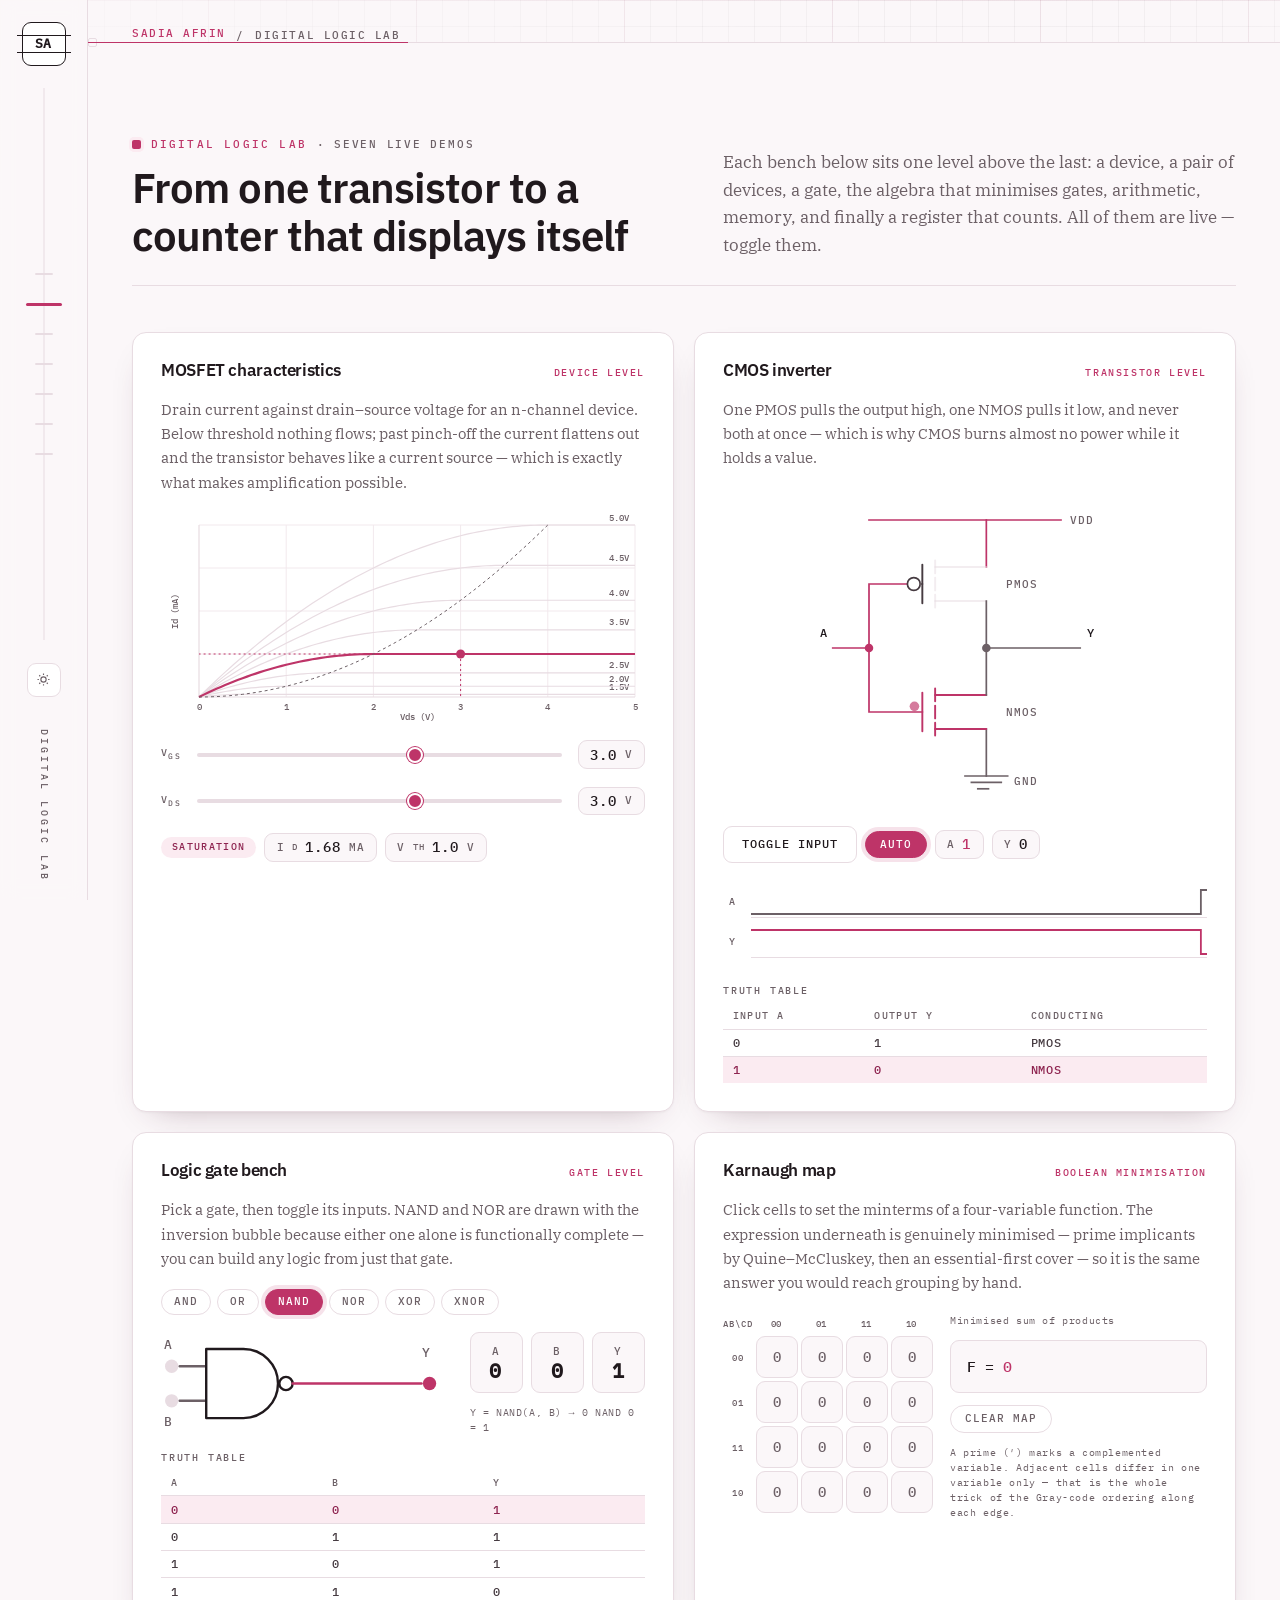
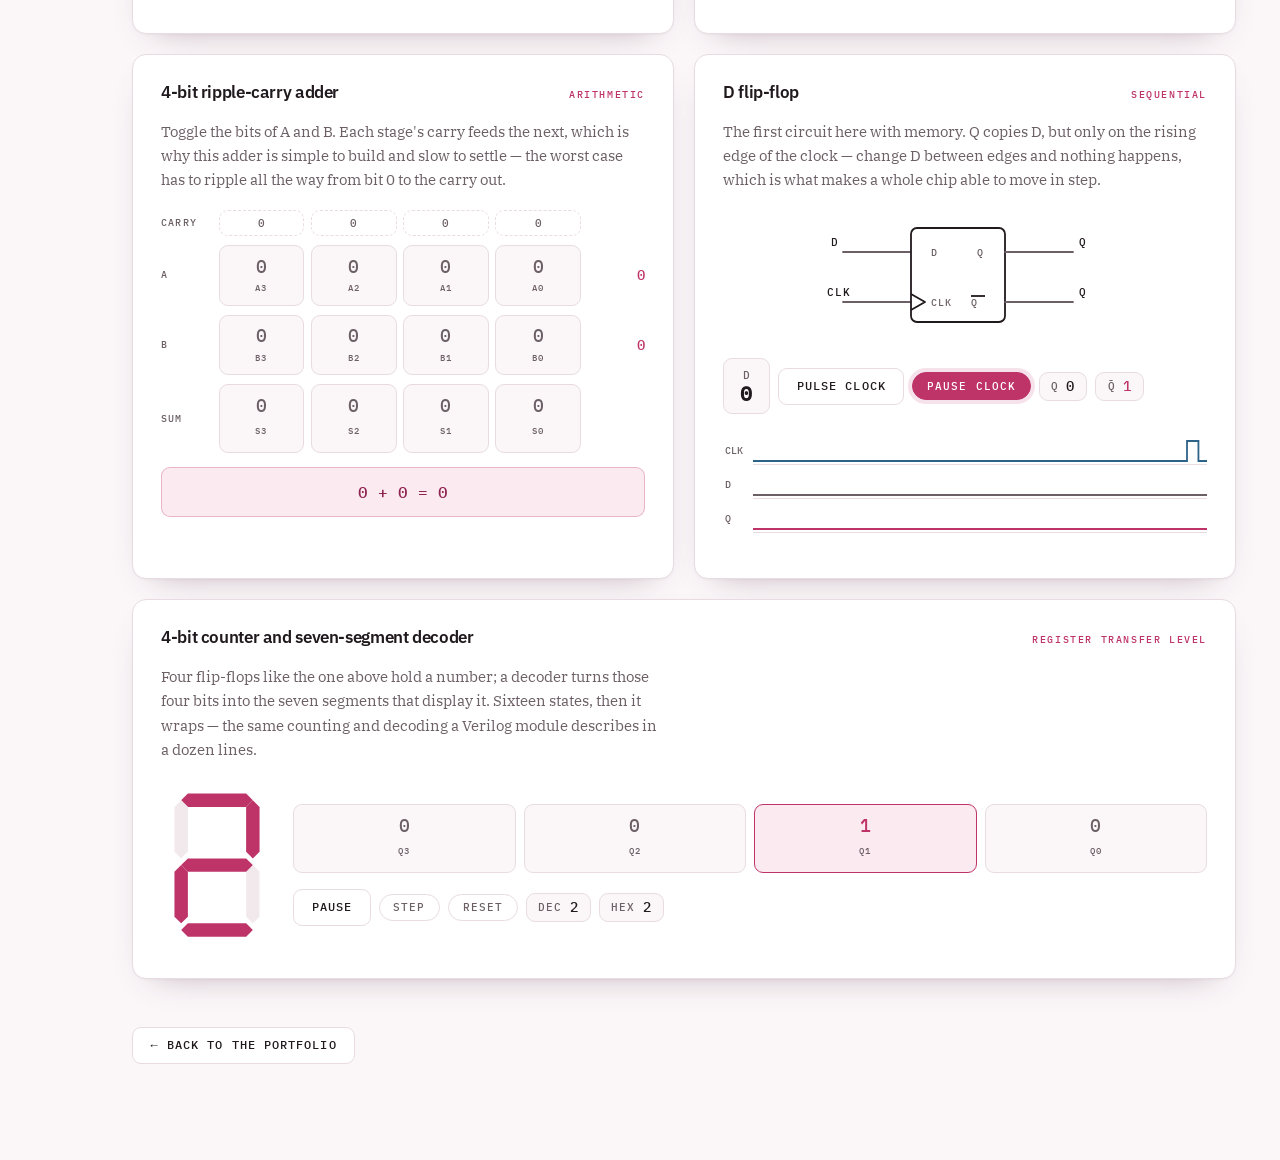
<file: lab.html>
<!doctype html>
<html lang="en">
<head>
<meta charset="utf-8">
<meta name="viewport" content="width=device-width, initial-scale=1">
<title>Digital Logic Lab — Sadia Afrin</title>
<meta name="description" content="Seven interactive electronics demonstrations: MOSFET I–V curves, a CMOS inverter, a logic gate bench, a Karnaugh map minimiser, a 4-bit ripple-carry adder, a D flip-flop and a 4-bit counter with seven-segment decoder.">
<meta name="author" content="Sadia Afrin">
<meta name="color-scheme" content="light">

<link rel="icon" href="data:image/svg+xml,<svg xmlns='http://www.w3.org/2000/svg' viewBox='0 0 32 32'><rect width='32' height='32' fill='%23FBF7F9'/><rect x='9.5' y='9.5' width='13' height='13' fill='none' stroke='%23BE3468' stroke-width='2.4'/><g stroke='%23BE3468' stroke-width='2.4' stroke-linecap='round'><path d='M13 4.5v5M19 4.5v5M13 22.5v5M19 22.5v5M4.5 13h5M4.5 19h5M22.5 13h5M22.5 19h5'/></g></svg>">

<meta property="og:type" content="article">
<meta property="og:title" content="Digital Logic Lab — Sadia Afrin">
<meta property="og:description" content="Seven live electronics demos, from a single transistor's I–V curve up to a counter that displays itself.">
<meta property="og:locale" content="en_GB">
<meta name="twitter:card" content="summary">

<link rel="stylesheet" href="css/fonts.css">
<link rel="stylesheet" href="css/styles.css">
</head>
<body>
<script>document.documentElement.className = 'html-js';</script>

<a class="skip" href="#main">Skip to content</a>
<div class="substrate" aria-hidden="true"></div>
<div class="progress" id="progress" aria-hidden="true"></div>

<!-- ===================== PAD-RING RAIL (desktop) ===================== -->
<nav class="rail" aria-label="Sections">
  <a class="rail-die" href="index.html" aria-label="Back to the portfolio">SA</a>
  <div class="rail-bus" id="bus">
    <a class="pin" href="#mosfet"><span class="pin-bar"></span><span class="pin-label">MOSFET</span></a>
    <a class="pin" href="#inverter"><span class="pin-bar"></span><span class="pin-label">Inverter</span></a>
    <a class="pin" href="#gates"><span class="pin-bar"></span><span class="pin-label">Gates</span></a>
    <a class="pin" href="#karnaugh"><span class="pin-bar"></span><span class="pin-label">Karnaugh map</span></a>
    <a class="pin" href="#adder"><span class="pin-bar"></span><span class="pin-label">Adder</span></a>
    <a class="pin" href="#flipflop"><span class="pin-bar"></span><span class="pin-label">Flip-flop</span></a>
    <a class="pin" href="#counter"><span class="pin-bar"></span><span class="pin-label">Counter</span></a>
  </div>
  <button class="theme-btn" type="button" data-theme-toggle aria-label="Switch to dark theme">
    <svg class="i-sun" viewBox="0 0 24 24" fill="none" stroke="currentColor" stroke-width="1.8" aria-hidden="true"><circle cx="12" cy="12" r="4.2"/><path d="M12 2.4v2.2M12 19.4v2.2M2.4 12h2.2M19.4 12h2.2M5.2 5.2l1.6 1.6M17.2 17.2l1.6 1.6M18.8 5.2l-1.6 1.6M6.8 17.2l-1.6 1.6"/></svg>
    <svg class="i-moon" viewBox="0 0 24 24" fill="none" stroke="currentColor" stroke-width="1.8" aria-hidden="true"><path d="M20 14.2A8.2 8.2 0 0 1 9.8 4a8.2 8.2 0 1 0 10.2 10.2Z"/></svg>
  </button>
  <p class="rail-mark">Digital logic lab</p>
</nav>

<!-- ===================== TOP BAR (mobile) ===================== -->
<div class="topbar">
  <a class="topbar-name" href="index.html">&#8592; S. Afrin</a>
  <nav class="topbar-links" aria-label="Sections">
    <a href="#mosfet">MOSFET</a>
    <a href="#inverter">Inverter</a>
    <a href="#gates">Gates</a>
    <a href="#karnaugh">Karnaugh</a>
    <a href="#adder">Adder</a>
    <a href="#flipflop">Flip-flop</a>
    <a href="#counter">Counter</a>
  </nav>
  <button class="theme-btn" type="button" data-theme-toggle aria-label="Switch to dark theme">
    <svg class="i-sun" viewBox="0 0 24 24" fill="none" stroke="currentColor" stroke-width="1.8" aria-hidden="true"><circle cx="12" cy="12" r="4.2"/><path d="M12 2.4v2.2M12 19.4v2.2M2.4 12h2.2M19.4 12h2.2M5.2 5.2l1.6 1.6M17.2 17.2l1.6 1.6M18.8 5.2l-1.6 1.6M6.8 17.2l-1.6 1.6"/></svg>
    <svg class="i-moon" viewBox="0 0 24 24" fill="none" stroke="currentColor" stroke-width="1.8" aria-hidden="true"><path d="M20 14.2A8.2 8.2 0 0 1 9.8 4a8.2 8.2 0 1 0 10.2 10.2Z"/></svg>
  </button>
</div>

<div class="shell">
<main id="main">
  <div class="wrap">
    <nav class="crumb" aria-label="Breadcrumb">
      <a href="index.html">Sadia Afrin</a><span aria-hidden="true">/</span><span>Digital logic lab</span>
    </nav>
  </div>

<section class="block" id="lab" aria-labelledby="lab-h">
  <div class="wrap">
    <div class="lab-intro">
      <div class="block-head rv" style="margin-bottom:0">
        <p class="eyebrow">Digital logic lab <span class="dim">· seven live demos</span></p>
        <h1 id="lab-h">From one transistor to a counter that displays itself</h1>
      </div>
      <p class="block-note rv" style="--d:80ms">Each bench below sits one level above the last: a device, a pair of devices, a gate, the algebra that minimises gates, arithmetic, memory, and finally a register that counts. All of them are live — toggle them.</p>
    </div>

    <div class="lab">

      <!-- 1 — MOSFET I–V -->
      <div class="macro bench rv" id="mosfet">
        <div class="bench-head">
          <h3>MOSFET characteristics</h3>
          <p class="bench-tag">Device level</p>
        </div>
        <p class="lead">Drain current against drain–source voltage for an n-channel device. Below threshold nothing flows; past pinch-off the current flattens out and the transistor behaves like a current source — which is exactly what makes amplification possible.</p>

        <canvas class="iv-canvas" id="iv" aria-hidden="true"></canvas>

        <div class="slider-row">
          <label for="vgs">V<sub>GS</sub></label>
          <input class="range" type="range" id="vgs" min="0" max="5" step="0.1" value="3">
          <span class="lvl"><b id="vgs-v">3.0</b>V</span>
        </div>
        <div class="slider-row">
          <label for="vds">V<sub>DS</sub></label>
          <input class="range" type="range" id="vds" min="0" max="5" step="0.1" value="3">
          <span class="lvl"><b id="vds-v">3.0</b>V</span>
        </div>
        <div class="ctl">
          <span class="region" id="iv-region">Saturation</span>
          <span class="lvl">I<sub>D</sub> <b id="id-v">0.00</b>mA</span>
          <span class="lvl">V<sub>TH</sub> <b>1.0</b>V</span>
        </div>
      </div>

      <!-- 2 — CMOS inverter -->
      <div class="macro bench rv" id="inverter" style="--d:80ms">
        <div class="bench-head">
          <h3>CMOS inverter</h3>
          <p class="bench-tag">Transistor level</p>
        </div>
        <p class="lead">One PMOS pulls the output high, one NMOS pulls it low, and never both at once — which is why CMOS burns almost no power while it holds a value.</p>

        <svg class="inv-svg" id="inv-svg" viewBox="0 0 300 300" role="img" aria-labelledby="inv-t inv-d">
          <title id="inv-t">CMOS inverter schematic</title>
          <desc id="inv-d">A PMOS transistor connected to VDD and an NMOS transistor connected to ground, sharing an input gate A and an output node Y.</desc>

          <path class="w w-hi" d="M60 30 H240"/>
          <path class="w w-hi" d="M170 30 V74"/>
          <text class="slab" x="248" y="34">VDD</text>

          <path class="w" d="M150 270 H190"/>
          <path class="w" d="M156 276 H184"/>
          <path class="w" d="M162 282 H172"/>
          <path class="w" d="M170 226 V270"/>
          <text class="slab" x="196" y="278">GND</text>

          <path id="w-in" class="w" d="M26 150 H60 M60 90 V210 M60 90 H96 M60 210 H110"/>
          <circle id="n-in" class="node" cx="60" cy="150" r="4"/>
          <text class="slab-b" x="14" y="140">A</text>

          <g id="pmos">
            <circle class="bub" cx="102" cy="90" r="6"/>
            <path class="w" d="M108 90 H110"/>
            <path class="gate" d="M110 72 V108"/>
            <path class="dev" d="M122 68 V80 M122 84 V96 M122 100 V112"/>
            <path class="dev" d="M122 74 H170 M122 106 H170"/>
            <text class="slab" x="188" y="94">PMOS</text>
          </g>

          <g id="nmos">
            <path class="gate" d="M110 192 V228"/>
            <path class="dev" d="M122 188 V200 M122 204 V216 M122 220 V232"/>
            <path class="dev" d="M122 194 H170 M122 226 H170"/>
            <text class="slab" x="188" y="214">NMOS</text>
          </g>

          <path id="w-out" class="w" d="M170 106 V194 M170 150 H258"/>
          <circle id="n-out" class="node" cx="170" cy="150" r="4"/>
          <text class="slab-b" x="264" y="140">Y</text>

          <circle id="pulse" r="4.5" fill="var(--resist)" opacity="0"></circle>
        </svg>

        <div class="ctl">
          <button class="btn" type="button" id="inv-toggle">Toggle input</button>
          <button class="fbtn" type="button" id="inv-auto" aria-pressed="true">Auto</button>
          <span class="lvl">A <b id="lvl-a">0</b></span>
          <span class="lvl">Y <b id="lvl-y" class="hi">1</b></span>
        </div>

        <canvas class="wave" id="wave" aria-hidden="true"></canvas>

        <table class="tt">
          <caption>Truth table</caption>
          <thead><tr><th scope="col">Input A</th><th scope="col">Output Y</th><th scope="col">Conducting</th></tr></thead>
          <tbody>
            <tr id="tt0"><td>0</td><td>1</td><td>PMOS</td></tr>
            <tr id="tt1"><td>1</td><td>0</td><td>NMOS</td></tr>
          </tbody>
        </table>
      </div>

      <!-- 3 — gate bench -->
      <div class="macro bench rv" id="gates">
        <div class="bench-head">
          <h3>Logic gate bench</h3>
          <p class="bench-tag">Gate level</p>
        </div>
        <p class="lead">Pick a gate, then toggle its inputs. NAND and NOR are drawn with the inversion bubble because either one alone is functionally complete — you can build any logic from just that gate.</p>

        <div class="gate-pick" role="group" aria-label="Choose a logic gate">
          <button class="gbtn" type="button" data-gate="AND" aria-pressed="false">AND</button>
          <button class="gbtn" type="button" data-gate="OR" aria-pressed="false">OR</button>
          <button class="gbtn" type="button" data-gate="NAND" aria-pressed="true">NAND</button>
          <button class="gbtn" type="button" data-gate="NOR" aria-pressed="false">NOR</button>
          <button class="gbtn" type="button" data-gate="XOR" aria-pressed="false">XOR</button>
          <button class="gbtn" type="button" data-gate="XNOR" aria-pressed="false">XNOR</button>
        </div>

        <div class="gate-stage">
          <svg class="gate-svg" viewBox="0 0 220 76" role="img" aria-label="Two-input logic gate symbol with live input and output states">
            <path class="gwire" id="gw-a" d="M14 25 H34"/>
            <path class="gwire" id="gw-b" d="M14 51 H34"/>
            <path class="gbody" id="g-body" d=""/>
            <path id="g-xor" d="" fill="none" stroke="var(--ink)" stroke-width="1.8"/>
            <circle class="gbody" id="g-bub" cx="96" cy="38" r="5"/>
            <path class="gwire" id="gw-y" d=""/>
            <circle class="gled" id="gl-a" cx="8" cy="25" r="5"/>
            <circle class="gled" id="gl-b" cx="8" cy="51" r="5"/>
            <circle class="gled" id="gl-y" cx="202" cy="38" r="5"/>
            <text class="slab" x="2" y="12">A</text>
            <text class="slab" x="2" y="70">B</text>
            <text class="slab" x="196" y="18">Y</text>
          </svg>

          <div>
            <div class="toggles">
              <button class="tgl" type="button" id="tgl-a" aria-pressed="false">A<b id="g-va">0</b></button>
              <button class="tgl" type="button" id="tgl-b" aria-pressed="false">B<b id="g-vb">0</b></button>
              <span class="tgl" style="cursor:default">Y<b id="g-vy">1</b></span>
            </div>
            <p class="chart-note" id="g-expr" aria-live="polite" style="margin-top:.75rem"></p>
          </div>
        </div>

        <table class="tt" id="g-tt">
          <caption>Truth table</caption>
          <thead><tr><th scope="col">A</th><th scope="col">B</th><th scope="col">Y</th></tr></thead>
          <tbody>
            <tr><td>0</td><td>0</td><td>1</td></tr>
            <tr><td>0</td><td>1</td><td>1</td></tr>
            <tr><td>1</td><td>0</td><td>1</td></tr>
            <tr><td>1</td><td>1</td><td>0</td></tr>
          </tbody>
        </table>
      </div>

      <!-- 4 — Karnaugh map -->
      <div class="macro bench rv" id="karnaugh" style="--d:80ms">
        <div class="bench-head">
          <h3>Karnaugh map</h3>
          <p class="bench-tag">Boolean minimisation</p>
        </div>
        <p class="lead">Click cells to set the minterms of a four-variable function. The expression underneath is genuinely minimised — prime implicants by Quine–McCluskey, then an essential-first cover — so it is the same answer you would reach grouping by hand.</p>

        <div class="kmap-stage">
          <div class="kmap" id="kmap" role="group" aria-label="Four-variable Karnaugh map">
            <span class="kmap-h">AB\CD</span>
            <span class="kmap-h">00</span><span class="kmap-h">01</span><span class="kmap-h">11</span><span class="kmap-h">10</span>

            <span class="kmap-h">00</span>
            <button class="kcell" type="button" data-m="0" aria-pressed="false" aria-label="Minterm 0">0</button>
            <button class="kcell" type="button" data-m="1" aria-pressed="false" aria-label="Minterm 1">0</button>
            <button class="kcell" type="button" data-m="3" aria-pressed="false" aria-label="Minterm 3">0</button>
            <button class="kcell" type="button" data-m="2" aria-pressed="false" aria-label="Minterm 2">0</button>

            <span class="kmap-h">01</span>
            <button class="kcell" type="button" data-m="4" aria-pressed="false" aria-label="Minterm 4">0</button>
            <button class="kcell" type="button" data-m="5" aria-pressed="false" aria-label="Minterm 5">0</button>
            <button class="kcell" type="button" data-m="7" aria-pressed="false" aria-label="Minterm 7">0</button>
            <button class="kcell" type="button" data-m="6" aria-pressed="false" aria-label="Minterm 6">0</button>

            <span class="kmap-h">11</span>
            <button class="kcell" type="button" data-m="12" aria-pressed="false" aria-label="Minterm 12">0</button>
            <button class="kcell" type="button" data-m="13" aria-pressed="false" aria-label="Minterm 13">0</button>
            <button class="kcell" type="button" data-m="15" aria-pressed="false" aria-label="Minterm 15">0</button>
            <button class="kcell" type="button" data-m="14" aria-pressed="false" aria-label="Minterm 14">0</button>

            <span class="kmap-h">10</span>
            <button class="kcell" type="button" data-m="8" aria-pressed="false" aria-label="Minterm 8">0</button>
            <button class="kcell" type="button" data-m="9" aria-pressed="false" aria-label="Minterm 9">0</button>
            <button class="kcell" type="button" data-m="11" aria-pressed="false" aria-label="Minterm 11">0</button>
            <button class="kcell" type="button" data-m="10" aria-pressed="false" aria-label="Minterm 10">0</button>
          </div>

          <div class="kmap-side">
            <p class="chart-note">Minimised sum of products</p>
            <p class="kexpr" id="kexpr" aria-live="polite">F = <b>0</b></p>
            <button class="fbtn" type="button" id="kmap-clear" style="align-self:flex-start">Clear map</button>
            <p class="chart-note">A prime (′) marks a complemented variable. Adjacent cells differ in one variable only — that is the whole trick of the Gray-code ordering along each edge.</p>
          </div>
        </div>
      </div>

      <!-- 5 — 4-bit adder -->
      <div class="macro bench rv" id="adder">
        <div class="bench-head">
          <h3>4-bit ripple-carry adder</h3>
          <p class="bench-tag">Arithmetic</p>
        </div>
        <p class="lead">Toggle the bits of A and B. Each stage's carry feeds the next, which is why this adder is simple to build and slow to settle — the worst case has to ripple all the way from bit 0 to the carry out.</p>

        <div class="adder">
          <div class="adder-row">
            <span class="adder-lbl">Carry</span>
            <span class="carry" data-c="4">0</span>
            <span class="carry" data-c="3">0</span>
            <span class="carry" data-c="2">0</span>
            <span class="carry" data-c="1">0</span>
            <span></span>
          </div>
          <div class="adder-row">
            <span class="adder-lbl">A</span>
            <button class="bit" type="button" data-a="3" aria-pressed="false" aria-label="A bit 3"><b>0</b><span>A3</span></button>
            <button class="bit" type="button" data-a="2" aria-pressed="false" aria-label="A bit 2"><b>0</b><span>A2</span></button>
            <button class="bit" type="button" data-a="1" aria-pressed="false" aria-label="A bit 1"><b>0</b><span>A1</span></button>
            <button class="bit" type="button" data-a="0" aria-pressed="false" aria-label="A bit 0"><b>0</b><span>A0</span></button>
            <span class="adder-sum" id="ad-a">0</span>
          </div>
          <div class="adder-row">
            <span class="adder-lbl">B</span>
            <button class="bit" type="button" data-b="3" aria-pressed="false" aria-label="B bit 3"><b>0</b><span>B3</span></button>
            <button class="bit" type="button" data-b="2" aria-pressed="false" aria-label="B bit 2"><b>0</b><span>B2</span></button>
            <button class="bit" type="button" data-b="1" aria-pressed="false" aria-label="B bit 1"><b>0</b><span>B1</span></button>
            <button class="bit" type="button" data-b="0" aria-pressed="false" aria-label="B bit 0"><b>0</b><span>B0</span></button>
            <span class="adder-sum" id="ad-b">0</span>
          </div>
          <div class="adder-row">
            <span class="adder-lbl">Sum</span>
            <span class="bit" data-s="3"><b>0</b><span>S3</span></span>
            <span class="bit" data-s="2"><b>0</b><span>S2</span></span>
            <span class="bit" data-s="1"><b>0</b><span>S1</span></span>
            <span class="bit" data-s="0"><b>0</b><span>S0</span></span>
            <span></span>
          </div>
          <p class="adder-eq" id="ad-eq" aria-live="polite">0 + 0 = 0</p>
        </div>
      </div>

      <!-- 6 — D flip-flop -->
      <div class="macro bench rv" id="flipflop" style="--d:80ms">
        <div class="bench-head">
          <h3>D flip-flop</h3>
          <p class="bench-tag">Sequential</p>
        </div>
        <p class="lead">The first circuit here with memory. Q copies D, but only on the rising edge of the clock — change D between edges and nothing happens, which is what makes a whole chip able to move in step.</p>

        <svg class="dff-svg" viewBox="0 0 280 130" role="img" aria-label="D flip-flop symbol with D input, clock input, and Q and Q-bar outputs">
          <path class="gwire" id="dff-wd" d="M18 42 H86"/>
          <path class="gwire" id="dff-wc" d="M18 92 H86"/>
          <rect class="dff-body" x="86" y="18" width="94" height="94" rx="6"/>
          <path class="dff-clk" d="M86 84 L100 92 L86 100"/>
          <text class="slab" x="106" y="46">D</text>
          <text class="slab" x="106" y="96">CLK</text>
          <text class="slab" x="152" y="46">Q</text>
          <text class="slab" x="146" y="96">Q</text>
          <path class="dff-clk" d="M146 86 H160" stroke-width="1.4"/>
          <path class="gwire" id="dff-wq" d="M180 42 H248"/>
          <path class="gwire" d="M180 92 H248"/>
          <text class="slab-b" x="6" y="36">D</text>
          <text class="slab-b" x="2" y="86">CLK</text>
          <text class="slab-b" x="254" y="36">Q</text>
          <text class="slab-b" x="254" y="86">Q</text>
        </svg>

        <div class="ctl">
          <button class="tgl" type="button" id="dff-d" aria-pressed="false" style="flex:0 0 auto;padding:.5rem 1rem">D<b id="dff-dv">0</b></button>
          <button class="btn" type="button" id="dff-pulse">Pulse clock</button>
          <button class="fbtn" type="button" id="dff-run" aria-pressed="true">Pause clock</button>
          <span class="lvl">Q <b id="dff-q">0</b></span>
          <span class="lvl">Q&#772; <b id="dff-qb" class="hi">1</b></span>
        </div>

        <canvas class="wave" id="dff-wave" style="height:118px" aria-hidden="true"></canvas>
      </div>

      <!-- 7 — counter -->
      <div class="macro bench bench-wide rv" id="counter">
        <div class="bench-head">
          <h3>4-bit counter and seven-segment decoder</h3>
          <p class="bench-tag">Register transfer level</p>
        </div>
        <p class="lead">Four flip-flops like the one above hold a number; a decoder turns those four bits into the seven segments that display it. Sixteen states, then it wraps — the same counting and decoding a Verilog module describes in a dozen lines.</p>

        <div class="count-stage">
          <svg class="seg-svg" viewBox="0 0 100 152" role="img" aria-label="Seven-segment display showing the current counter value">
            <polygon class="seg" id="seg-a" points="24,12 76,12 82,18 76,24 24,24 18,18"/>
            <polygon class="seg" id="seg-b" points="76,24 82,18 88,24 88,64 82,70 76,64"/>
            <polygon class="seg" id="seg-c" points="76,82 82,76 88,82 88,122 82,128 76,122"/>
            <polygon class="seg" id="seg-d" points="24,128 76,128 82,134 76,140 24,140 18,134"/>
            <polygon class="seg" id="seg-e" points="12,82 18,76 24,82 24,122 18,128 12,122"/>
            <polygon class="seg" id="seg-f" points="12,24 18,18 24,24 24,64 18,70 12,64"/>
            <polygon class="seg" id="seg-g" points="24,70 76,70 82,76 76,82 24,82 18,76"/>
          </svg>

          <div>
            <div class="bits">
              <span class="bit"><b>0</b><span>Q3</span></span>
              <span class="bit"><b>0</b><span>Q2</span></span>
              <span class="bit"><b>0</b><span>Q1</span></span>
              <span class="bit"><b>0</b><span>Q0</span></span>
            </div>
            <div class="ctl" style="margin-top:1rem">
              <button class="btn" type="button" id="cnt-play" aria-pressed="true">Pause</button>
              <button class="fbtn" type="button" id="cnt-step">Step</button>
              <button class="fbtn" type="button" id="cnt-zero">Reset</button>
              <span class="lvl">DEC <b id="cnt-dec">0</b></span>
              <span class="lvl">HEX <b id="cnt-hex">0</b></span>
            </div>
          </div>
        </div>
      </div>

    </div>

    <p class="lab-back"><a class="btn" href="index.html">&#8592; Back to the portfolio</a></p>
  </div>
</section>
</main>
</div>

<button class="to-top" id="to-top" type="button" aria-label="Back to top">
  <svg viewBox="0 0 24 24" fill="none" stroke="currentColor" stroke-width="2" aria-hidden="true"><path d="M12 19V5M5 12l7-7 7 7"/></svg>
</button>

<script src="js/main.js"></script>
</body>
</html>
</file>
<file: css/fonts.css>
@font-face{font-family:'Plex Sans';font-style:normal;font-weight:100 700;font-display:swap;src:url([data-uri]) format('woff2')}
@font-face{font-family:'Plex Serif';font-style:normal;font-weight:400;font-display:swap;src:url([data-uri]) format('woff2')}
@font-face{font-family:'Plex Serif';font-style:italic;font-weight:400;font-display:swap;src:url([data-uri]) format('woff2')}
@font-face{font-family:'Plex Serif';font-style:normal;font-weight:500;font-display:swap;src:url([data-uri]) format('woff2')}
@font-face{font-family:'Plex Mono';font-style:normal;font-weight:400;font-display:swap;src:url([data-uri]) format('woff2')}
@font-face{font-family:'Plex Mono';font-style:normal;font-weight:500;font-display:swap;src:url([data-uri]) format('woff2')}
</file>
<file: css/styles.css>
/* ==========================================================================
   Sadia Afrin — portfolio
   Light is the design: the complete palette lives on bare :root so the
   un-stamped (system) state renders light for everyone. A separately
   designed dark variant applies only on an explicit data-theme="dark".
   ========================================================================== */

:root{
  color-scheme: light;

  --wafer:#FBF7F9;          /* page ground — near-white, faint rose bias */
  --wafer-2:#F3ECEF;        /* recessed ground */
  --die:#FFFFFF;            /* panel surface */
  --ink:#20191D;            /* primary text — plum-biased near-black */
  --ink-2:#463B41;          /* secondary text */
  --graphite:#6C6066;       /* muted text */
  --trace:#E8DCE2;          /* hairlines, borders */
  --trace-2:#F2E9ED;        /* faint rules, tracks */
  --resist:#BE3468;         /* ACCENT — positive photoresist magenta */
  --resist-deep:#8E2450;    /* accent, dense text */
  --resist-wash:#FBEBF1;    /* accent fill */
  --m1:#2E6389;             /* data only — metal-1 blue */
  --m1-wash:#E9F1F7;
  --diff:#3D7C61;           /* data only — diffusion green */
  --diff-wash:#E8F3ED;

  --grid-minor:rgba(32,25,29,.045);
  --grid-major:rgba(190,52,104,.075);
  --glow:rgba(190,52,104,.16);
  --ring:rgba(190,52,104,.14);
  --shadow:0 1px 2px rgba(32,25,29,.03), 0 14px 34px -22px rgba(74,32,52,.42);
  --shadow-lift:0 1px 2px rgba(32,25,29,.04), 0 24px 48px -24px rgba(74,32,52,.46);

  --sans:'Plex Sans', ui-sans-serif, system-ui, -apple-system, 'Segoe UI', Arial, sans-serif;
  --serif:'Plex Serif', ui-serif, Georgia, 'Times New Roman', serif;
  --mono:'Plex Mono', ui-monospace, 'Cascadia Mono', Consolas, 'Courier New', monospace;

  --radius:14px;
  --radius-sm:9px;
  --rail:0px;
  --gut:clamp(1.25rem, 4vw, 2.75rem);
  --maxw:1200px;
  --pace:clamp(4rem, 7.5vw, 7rem);
  --ease:cubic-bezier(.22,1,.36,1);
}

:root[data-theme="dark"]{
  color-scheme: dark;

  --wafer:#141014;
  --wafer-2:#0E0B0E;
  --die:#1C161A;
  --ink:#F5EFF2;
  --ink-2:#D8CBD1;
  --graphite:#A2939B;
  --trace:#342A2F;
  --trace-2:#241D21;
  --resist:#F4759F;
  --resist-deep:#FFA9C5;
  --resist-wash:#2C1B23;
  --m1:#7FB8DF;
  --m1-wash:#182430;
  --diff:#7DCBA7;
  --diff-wash:#152A22;

  --grid-minor:rgba(245,239,242,.045);
  --grid-major:rgba(244,117,159,.09);
  --glow:rgba(244,117,159,.2);
  --ring:rgba(244,117,159,.18);
  --shadow:0 1px 2px rgba(0,0,0,.35), 0 16px 40px -24px rgba(0,0,0,.85);
  --shadow-lift:0 1px 2px rgba(0,0,0,.4), 0 28px 56px -26px rgba(0,0,0,.9);
}

@media (min-width:1080px){ :root{ --rail:88px; } }

/* ==========================================================================
   BASE
   ========================================================================== */
*,*::before,*::after{ box-sizing:border-box; }

html{ -webkit-text-size-adjust:100%; scroll-behavior:smooth; scroll-padding-top:5.5rem; }
@media (min-width:1080px){ html{ scroll-padding-top:2rem; } }

body{
  margin:0;
  background:var(--wafer);
  color:var(--ink);
  font-family:var(--sans);
  font-size:1rem;
  line-height:1.62;
  font-feature-settings:"kern" 1,"liga" 1;
  -webkit-font-smoothing:antialiased;
  text-rendering:optimizeLegibility;
  overflow-x:hidden;
}

h1,h2,h3,h4{ margin:0; font-weight:600; letter-spacing:-.022em; text-wrap:balance; line-height:1.14; }
p{ margin:0; }
ul{ margin:0; padding:0; list-style:none; }
a{ color:inherit; }
figure{ margin:0; }

::selection{ background:var(--resist); color:#fff; }
:focus-visible{ outline:2px solid var(--resist); outline-offset:3px; border-radius:3px; }

.vh{
  position:absolute; width:1px; height:1px; padding:0; margin:-1px;
  overflow:hidden; clip:rect(0 0 0 0); white-space:nowrap; border:0;
}

.skip{
  position:fixed; top:.6rem; left:.6rem; z-index:400;
  transform:translateY(-200%);
  background:var(--ink); color:var(--wafer);
  padding:.6rem 1rem; border-radius:var(--radius-sm);
  font:500 .8125rem/1 var(--mono); letter-spacing:.06em; text-transform:uppercase;
  text-decoration:none;
}
.skip:focus-visible{ transform:translateY(0); }

.substrate{
  position:fixed; inset:0; z-index:0; pointer-events:none;
  background-image:
    linear-gradient(var(--grid-minor) 1px, transparent 1px),
    linear-gradient(90deg, var(--grid-minor) 1px, transparent 1px),
    linear-gradient(var(--grid-major) 1px, transparent 1px),
    linear-gradient(90deg, var(--grid-major) 1px, transparent 1px);
  background-size:26px 26px, 26px 26px, 208px 208px, 208px 208px;
  -webkit-mask-image:radial-gradient(115% 78% at 78% 0%, #000 0%, rgba(0,0,0,.32) 55%, transparent 88%);
  mask-image:radial-gradient(115% 78% at 78% 0%, #000 0%, rgba(0,0,0,.32) 55%, transparent 88%);
}

.progress{
  position:fixed; top:0; left:0; height:2px; z-index:120; width:var(--p,0%);
  background:linear-gradient(90deg, var(--resist-deep), var(--resist));
  transition:width .12s linear; pointer-events:none;
}

/* ==========================================================================
   BOOT — power-on self test
   The overlay clears itself with a pure CSS animation, so a JavaScript
   failure can never leave the page trapped behind it.
   ========================================================================== */
.boot{
  position:fixed; inset:0; z-index:300;
  display:grid; place-items:center;
  background:var(--wafer);
  animation:bootOut .5s ease 1.55s forwards;
}
@keyframes bootOut{ to{ opacity:0; visibility:hidden; } }
.boot-inner{ display:flex; flex-direction:column; align-items:center; gap:1.15rem; width:min(78%,300px); }
.boot-die{ width:64px; height:64px; }
.boot-die rect{ fill:none; stroke:var(--trace); stroke-width:2; }
.boot-die .core{ stroke:var(--resist); stroke-dasharray:132; stroke-dashoffset:132; animation:bootDraw 1.2s var(--ease) forwards; }
@keyframes bootDraw{ to{ stroke-dashoffset:0; } }
.boot-die line{ stroke:var(--trace); stroke-width:2; stroke-linecap:round; }
.boot-bar{ position:relative; width:100%; height:2px; background:var(--trace); overflow:hidden; border-radius:2px; }
.boot-bar i{ position:absolute; top:0; bottom:0; left:0; width:0; background:var(--resist); animation:bootFill 1.4s var(--ease) forwards; }
@keyframes bootFill{ to{ width:100%; } }
.boot-log{
  font:500 .6875rem/1.7 var(--mono); letter-spacing:.14em; text-transform:uppercase;
  color:var(--graphite); text-align:center; min-height:1.7em;
}

/* ==========================================================================
   PAD-RING RAIL (desktop)
   ========================================================================== */
.rail{
  display:none;
  position:fixed; top:0; left:0; bottom:0; width:var(--rail); z-index:60;
  border-right:1px solid var(--trace);
  background:color-mix(in srgb, var(--wafer) 88%, transparent);
  -webkit-backdrop-filter:blur(9px); backdrop-filter:blur(9px);
  flex-direction:column; align-items:center; padding:1.35rem 0 1.15rem;
}
@media (min-width:1080px){ .rail{ display:flex; } }

.rail-die{
  position:relative; width:44px; height:44px; flex:none;
  display:grid; place-items:center;
  border:1px solid var(--ink); border-radius:var(--radius-sm);
  background:var(--die); color:var(--ink);
  font:600 .8125rem/1 var(--mono); letter-spacing:.06em; text-decoration:none;
  transition:background .25s ease, color .25s ease, border-color .25s ease, box-shadow .25s ease;
}
.rail-die::before,.rail-die::after{ content:""; position:absolute; left:-6px; right:-6px; height:1px; background:var(--ink); }
.rail-die::before{ top:12px; }
.rail-die::after{ bottom:12px; }
.rail-die:hover{ background:var(--resist); border-color:var(--resist); color:#fff; box-shadow:0 0 0 5px var(--ring); }

.rail-bus{
  position:relative; flex:1;
  display:flex; flex-direction:column; align-items:center; justify-content:center;
  gap:.5rem; width:100%; margin:1.4rem 0;
}
.rail-bus::before{ content:""; position:absolute; top:0; bottom:0; left:50%; width:1px; transform:translateX(-.5px); background:var(--trace); }
.rail-bus::after{
  content:""; position:absolute; top:0; left:50%; width:1px; height:var(--scan,0%);
  transform:translateX(-.5px);
  background:linear-gradient(180deg, transparent, var(--resist));
  transition:height .3s var(--ease);
}
.pin{ position:relative; z-index:1; display:flex; align-items:center; justify-content:center; width:100%; height:22px; text-decoration:none; }
.pin-bar{ display:block; width:18px; height:2px; border-radius:2px; background:var(--trace); transition:width .28s var(--ease), background .28s ease; }
.pin:hover .pin-bar{ width:32px; background:var(--graphite); }
.pin[aria-current="true"] .pin-bar{ width:36px; height:3px; background:var(--resist); }
.pin-label{
  position:absolute; left:calc(100% - 6px); top:50%; transform:translate(-8px,-50%);
  white-space:nowrap; pointer-events:none; opacity:0;
  background:var(--ink); color:var(--wafer);
  padding:.3rem .6rem; border-radius:var(--radius-sm);
  font:500 .625rem/1 var(--mono); letter-spacing:.12em; text-transform:uppercase;
  transition:opacity .2s ease, transform .2s ease;
}
.pin:hover .pin-label,.pin:focus-visible .pin-label{ opacity:1; transform:translate(0,-50%); }
.rail-mark{ writing-mode:vertical-rl; font:500 .625rem/1 var(--mono); letter-spacing:.3em; text-transform:uppercase; color:var(--graphite); margin-top:1rem; }

.theme-btn{
  flex:none; width:34px; height:34px; margin-bottom:1rem;
  display:grid; place-items:center;
  border:1px solid var(--trace); border-radius:var(--radius-sm);
  background:var(--die); color:var(--graphite); cursor:pointer; padding:0;
  transition:color .2s ease, border-color .2s ease, box-shadow .2s ease;
}
.theme-btn:hover{ color:var(--resist); border-color:var(--resist); box-shadow:0 0 0 4px var(--ring); }
.theme-btn svg{ width:15px; height:15px; }
.theme-btn .i-moon{ display:none; }
:root[data-theme="dark"] .theme-btn .i-sun{ display:none; }
:root[data-theme="dark"] .theme-btn .i-moon{ display:block; }

/* ==========================================================================
   TOP BAR (mobile)
   ========================================================================== */
.topbar{
  position:sticky; top:0; z-index:60;
  display:flex; align-items:center; gap:.75rem; padding:.6rem var(--gut);
  border-bottom:1px solid var(--trace);
  background:color-mix(in srgb, var(--wafer) 92%, transparent);
  -webkit-backdrop-filter:blur(9px); backdrop-filter:blur(9px);
}
@media (min-width:1080px){ .topbar{ display:none; } }
.topbar-name{ font:600 .8125rem/1 var(--mono); letter-spacing:.1em; text-transform:uppercase; text-decoration:none; color:var(--ink); flex:none; }
.topbar-links{ display:flex; gap:.25rem; overflow-x:auto; flex:1; scrollbar-width:none; -ms-overflow-style:none; }
.topbar-links::-webkit-scrollbar{ display:none; }
.topbar-links a{
  flex:none; padding:.3rem .55rem; text-decoration:none; border-radius:var(--radius-sm);
  font:500 .625rem/1.6 var(--mono); letter-spacing:.1em; text-transform:uppercase;
  color:var(--graphite); border:1px solid transparent;
}
.topbar-links a[aria-current="true"]{ color:var(--resist); border-color:var(--trace); background:var(--resist-wash); }
.topbar .theme-btn{ margin:0; width:30px; height:30px; }

/* ==========================================================================
   SHELL & BAND RHYTHM
   ========================================================================== */
.shell{ position:relative; z-index:1; margin-left:var(--rail); }
.wrap{ width:min(100% - (var(--gut) * 2), var(--maxw)); margin-inline:auto; }

.block{ position:relative; padding-block:var(--pace); border-top:1px solid var(--trace); background:var(--wafer); }
.block-alt{ background:var(--wafer-2); }
.block::before{ content:""; position:absolute; top:-5px; left:0; width:9px; height:9px; border-radius:2px; background:var(--wafer); border:1px solid var(--trace); }
.block-alt::before{ background:var(--wafer-2); }
.block::after{ content:""; position:absolute; top:-1px; left:0; width:0; height:1px; background:var(--resist); transition:width 1.1s var(--ease); }
.block.on::after{ width:min(38%, 320px); }

.block-head{
  display:flex; flex-direction:column; gap:.9rem;
  padding-bottom:clamp(1.15rem,2.2vw,1.6rem);
  margin-bottom:clamp(2rem,3.6vw,2.9rem);
  border-bottom:1px solid var(--trace);
}
.block-head h1,.block-head h2{ font-size:clamp(1.75rem,3.6vw,2.6rem); max-width:24ch; }
.block-note{ font-family:var(--serif); font-size:1.0625rem; color:var(--graphite); max-width:62ch; }

.eyebrow{
  display:flex; align-items:center; gap:.6rem;
  font:500 .6875rem/1 var(--mono); letter-spacing:.2em; text-transform:uppercase; color:var(--resist);
}
.eyebrow::before{ content:""; width:9px; height:9px; flex:none; border-radius:2px; background:var(--resist); box-shadow:0 0 0 3px var(--resist-wash); }
.eyebrow .dim{ color:var(--graphite); letter-spacing:.16em; }

/* the shared panel */
.macro{
  position:relative; background:var(--die);
  border:1px solid var(--trace); border-radius:var(--radius);
  box-shadow:var(--shadow);
}

/* ==========================================================================
   HERO
   ========================================================================== */
.hero{ position:relative; padding-block:clamp(3rem,7vw,5.5rem) clamp(2.5rem,5vw,4rem); overflow:hidden; }
#routes{
  position:absolute; inset:0; width:100%; height:100%; z-index:0; pointer-events:none; opacity:.5;
  -webkit-mask-image:linear-gradient(100deg, transparent 0%, transparent 30%, #000 78%);
  mask-image:linear-gradient(100deg, transparent 0%, transparent 30%, #000 78%);
}
@media (min-width:900px){ #routes{ opacity:.95; } }
.hero::after{
  content:""; position:absolute; inset:0; z-index:0; pointer-events:none;
  background:radial-gradient(320px 320px at var(--px,60%) var(--py,35%), var(--glow), transparent 72%);
  opacity:0; transition:opacity .5s ease;
}
.hero.probe::after{ opacity:1; }
.hero .wrap{ position:relative; z-index:1; }

.hero-top{ display:flex; flex-wrap:wrap; align-items:center; gap:.75rem 1.25rem; margin-bottom:clamp(1.25rem,3vw,2rem); }
.locus{ font:500 .6875rem/1 var(--mono); letter-spacing:.16em; text-transform:uppercase; color:var(--graphite); }
.status{
  display:inline-flex; align-items:center; gap:.5rem; padding:.35rem .75rem;
  border:1px solid var(--trace); border-radius:999px; background:var(--die);
  font:500 .6875rem/1 var(--mono); letter-spacing:.1em; text-transform:uppercase; color:var(--ink-2);
}
.status .led{ width:7px; height:7px; flex:none; border-radius:50%; background:var(--resist); box-shadow:0 0 0 0 var(--glow); animation:led 2.4s ease-out infinite; }
@keyframes led{ 0%{ box-shadow:0 0 0 0 var(--glow); } 70%{ box-shadow:0 0 0 9px rgba(0,0,0,0); } 100%{ box-shadow:0 0 0 0 rgba(0,0,0,0); } }

.name{ font-size:clamp(2.9rem,10.4vw,7rem); font-weight:700; letter-spacing:-.045em; line-height:.94; margin-bottom:.85rem; }
.name .ch{ display:inline-block; will-change:transform,opacity; }
.name .sp{ display:inline-block; width:.3em; }
.html-js .name .ch{ opacity:0; transform:translateY(.42em) rotate(1.5deg); }
.name .ch.lit{ opacity:1; transform:none; transition:opacity .5s ease, transform .62s cubic-bezier(.2,.85,.25,1); }

.hero-role{
  min-height:1.5em; margin-bottom:1.15rem;
  font:500 clamp(.875rem,1.7vw,1.0625rem)/1.5 var(--mono);
  letter-spacing:.1em; text-transform:uppercase; color:var(--resist);
  transition:opacity .3s ease;
}
.hero-role.swap{ opacity:0; }

.tagline{
  font-family:var(--serif); font-size:clamp(1.0625rem,1.9vw,1.3125rem); line-height:1.55;
  color:var(--ink-2); max-width:48ch; margin-bottom:clamp(1.6rem,3vw,2.25rem);
}
.tagline b{ font-weight:500; color:var(--ink); box-shadow:inset 0 -.45em 0 var(--resist-wash); }

.actions{ display:flex; flex-wrap:wrap; gap:.6rem; margin-bottom:1.25rem; }
.btn{
  display:inline-flex; align-items:center; gap:.55rem; padding:.72rem 1.1rem;
  border:1px solid var(--trace); border-radius:var(--radius-sm);
  background:var(--die); color:var(--ink); text-decoration:none; cursor:pointer;
  font:500 .75rem/1 var(--mono); letter-spacing:.09em; text-transform:uppercase;
  transition:transform .2s var(--ease), border-color .2s ease, color .2s ease, background .2s ease, box-shadow .2s ease;
}
.btn svg{ width:14px; height:14px; flex:none; }
.btn:hover{ transform:translateY(-2px); border-color:var(--resist); color:var(--resist); box-shadow:0 0 0 4px var(--ring); }
.btn-solid{ background:var(--ink); border-color:var(--ink); color:var(--wafer); }
.btn-solid:hover{ background:var(--resist); border-color:var(--resist); color:#fff; }

.socials{ display:flex; flex-wrap:wrap; gap:.5rem; margin-bottom:clamp(2rem,4vw,3rem); }
.social{
  display:inline-flex; align-items:center; gap:.5rem; padding:.5rem .85rem;
  border:1px solid var(--trace); border-radius:999px; background:var(--die);
  color:var(--ink-2); text-decoration:none;
  font:500 .6875rem/1 var(--mono); letter-spacing:.08em; text-transform:uppercase;
  transition:transform .2s var(--ease), border-color .2s ease, color .2s ease, box-shadow .2s ease;
}
.social svg{ width:14px; height:14px; flex:none; }
.social:hover{ transform:translateY(-2px); border-color:var(--resist); color:var(--resist); box-shadow:0 0 0 4px var(--ring); }

/* stat cards */
.stats{ display:grid; gap:.85rem; grid-template-columns:repeat(2,minmax(0,1fr)); }
@media (min-width:820px){ .stats{ grid-template-columns:repeat(4,minmax(0,1fr)); } }
.stat{
  padding:1.2rem 1.3rem; display:flex; flex-direction:column; gap:.4rem;
  transition:transform .25s var(--ease), box-shadow .25s ease, border-color .25s ease;
}
.stat:hover{ transform:translateY(-3px); box-shadow:var(--shadow-lift); border-color:color-mix(in srgb, var(--resist) 38%, transparent); }
.stat-n{ font:600 clamp(1.9rem,4vw,2.6rem)/1 var(--sans); letter-spacing:-.04em; color:var(--ink); font-variant-numeric:tabular-nums; }
.stat-n em{ font-style:normal; font-size:.4em; color:var(--resist); margin-left:.15em; letter-spacing:0; }
.stat-l{ font:500 .6875rem/1.45 var(--mono); letter-spacing:.11em; text-transform:uppercase; color:var(--graphite); }

.scroll-cue{ display:none; align-items:center; gap:.6rem; margin-top:1.75rem; font:500 .625rem/1 var(--mono); letter-spacing:.22em; text-transform:uppercase; color:var(--graphite); }
@media (min-width:760px){ .scroll-cue{ display:flex; } }
.scroll-cue i{ display:block; width:1px; height:34px; background:linear-gradient(180deg,var(--resist),transparent); animation:drop 2.2s ease-in-out infinite; }
@keyframes drop{ 0%,100%{ transform:scaleY(.35); transform-origin:top; } 50%{ transform:scaleY(1); transform-origin:top; } }

/* ==========================================================================
   SIGNAL BUS TICKER
   ========================================================================== */
.bus-strip{ overflow:hidden; border-block:1px solid var(--trace); background:var(--die); padding:.7rem 0; }
.bus-track{ display:flex; width:max-content; animation:bus 52s linear infinite; }
.bus-track:hover{ animation-play-state:paused; }
@keyframes bus{ from{ transform:translate3d(0,0,0); } to{ transform:translate3d(-50%,0,0); } }
.bus-seq{ display:flex; align-items:center; gap:1.75rem; padding-right:1.75rem; }
.bus-seq span{ font:500 .75rem/1 var(--mono); letter-spacing:.14em; text-transform:uppercase; color:var(--graphite); white-space:nowrap; }
.bus-seq b{ display:block; width:5px; height:5px; border-radius:1px; background:var(--resist); flex:none; }

/* ==========================================================================
   SHARED SMALL PARTS
   ========================================================================== */
.chips{ display:flex; flex-wrap:wrap; gap:.35rem; }
.chip{
  display:inline-block; padding:.28rem .6rem; border-radius:999px;
  border:1px solid var(--trace-2); background:var(--wafer);
  font:400 .6875rem/1.4 var(--mono); letter-spacing:.03em; color:var(--ink-2);
  transition:border-color .2s ease, color .2s ease, background .2s ease, transform .2s ease;
}
.chip:hover{ border-color:var(--resist); color:var(--resist); background:var(--resist-wash); transform:translateY(-1px); }

.pad{
  position:relative; display:inline-flex; align-items:center; gap:.45rem;
  padding:.45rem .75rem; border-radius:var(--radius-sm);
  border:1px solid var(--trace); background:var(--wafer); color:var(--ink-2);
  font:500 .8125rem/1 var(--sans); letter-spacing:-.005em;
  transition:border-color .22s ease, color .22s ease, background .22s ease, transform .22s var(--ease), box-shadow .22s ease;
}
.pad::before{ content:""; width:5px; height:5px; border-radius:1px; flex:none; background:var(--trace); transition:background .22s ease; }
.pad:hover{ border-color:var(--resist); color:var(--resist-deep); background:var(--resist-wash); transform:translateY(-2px); box-shadow:0 0 0 4px var(--ring); }
.pad:hover::before{ background:var(--resist); }

.tag{
  padding:.22rem .5rem; border-radius:var(--radius-sm);
  border:1px solid var(--trace-2); background:var(--wafer);
  font:500 .6875rem/1.4 var(--mono); letter-spacing:.04em; color:var(--graphite);
  font-variant-numeric:tabular-nums;
}
.tag-q1{ border-color:color-mix(in srgb, var(--resist) 34%, transparent); color:var(--resist-deep); background:var(--resist-wash); }
.tag-if{ border-color:color-mix(in srgb, var(--m1) 30%, transparent); color:var(--m1); background:var(--m1-wash); }
.tag-cs{ border-color:color-mix(in srgb, var(--diff) 30%, transparent); color:var(--diff); background:var(--diff-wash); }

.bullets{ display:flex; flex-direction:column; gap:.65rem; }
.bullets li{ position:relative; padding-left:1.35rem; font-size:.9375rem; line-height:1.62; color:var(--ink-2); }
.bullets li::before{ content:""; position:absolute; left:0; top:.6em; width:9px; height:1px; background:var(--resist); }
.bullets li::after{ content:""; position:absolute; left:9px; top:calc(.6em - 2px); width:5px; height:5px; border-radius:1px; border:1px solid var(--resist); }

.prose{ font-family:var(--serif); font-size:1.125rem; line-height:1.72; color:var(--ink-2); max-width:64ch; }
.prose + .prose{ margin-top:1.1rem; }
.prose strong{ font-weight:500; color:var(--ink); }

.grid-2{ display:grid; gap:1rem; }
@media (min-width:900px){ .grid-2{ grid-template-columns:repeat(2,minmax(0,1fr)); } }
.grid-auto{ display:grid; gap:1rem; grid-template-columns:repeat(auto-fit,minmax(248px,1fr)); }

/* ==========================================================================
   ABOUT
   ========================================================================== */
.about-grid{ display:grid; gap:clamp(2rem,4vw,3.25rem); align-items:start; }
@media (min-width:940px){ .about-grid{ grid-template-columns:1.12fr .88fr; } }

/* at a glance — the facts a reader wants without hunting for them */
.facts{ padding:1.35rem 1.45rem; display:flex; flex-direction:column; gap:0; }
.facts h3{ font:500 .6875rem/1 var(--mono); letter-spacing:.18em; text-transform:uppercase; color:var(--resist); padding-bottom:.9rem; border-bottom:1px solid var(--trace); }
.fact{ display:flex; align-items:baseline; justify-content:space-between; gap:1rem; padding:.75rem 0; border-bottom:1px solid var(--trace-2); }
.fact:last-child{ border-bottom:0; padding-bottom:0; }
.fact-k{ font:500 .625rem/1.4 var(--mono); letter-spacing:.14em; text-transform:uppercase; color:var(--graphite); flex:none; }
.fact-v{ font:500 .875rem/1.45 var(--sans); color:var(--ink); text-align:right; }
.fact-v em{ font-style:normal; color:var(--resist); }

/* ==========================================================================
   RESEARCH INTERESTS
   ========================================================================== */
.focus-card{ padding:1.35rem 1.45rem; display:flex; flex-direction:column; gap:.85rem; transition:transform .25s var(--ease), box-shadow .25s ease, border-color .25s ease; }
.focus-card:hover{ transform:translateY(-3px); box-shadow:var(--shadow-lift); border-color:color-mix(in srgb, var(--resist) 38%, transparent); }
.focus-ico{ width:40px; height:40px; flex:none; display:grid; place-items:center; border-radius:11px; background:var(--resist-wash); color:var(--resist); }
.focus-ico svg{ width:21px; height:21px; }
.focus-card h3{ font-size:1rem; }

/* ==========================================================================
   PUBLICATIONS
   ========================================================================== */
.impact{ display:grid; gap:.85rem; grid-template-columns:repeat(2,minmax(0,1fr)); margin-bottom:clamp(1.5rem,3vw,2.25rem); }
@media (min-width:900px){ .impact{ grid-template-columns:repeat(4,minmax(0,1fr)); } }
.impact-cell{ padding:1.05rem 1.15rem; display:flex; flex-direction:column; gap:.3rem; }
.impact-n{ font:600 1.55rem/1 var(--sans); letter-spacing:-.035em; color:var(--ink); font-variant-numeric:tabular-nums; }
.impact-l{ font:500 .625rem/1.5 var(--mono); letter-spacing:.13em; text-transform:uppercase; color:var(--graphite); }

.charts{ display:grid; gap:1rem; margin-bottom:clamp(1.75rem,3.5vw,2.5rem); }
@media (min-width:760px){ .charts{ grid-template-columns:repeat(2,minmax(0,1fr)); } }
.chart{ padding:1.3rem 1.4rem; display:flex; flex-direction:column; gap:1rem; }
.chart h3{ font:500 .6875rem/1 var(--mono); letter-spacing:.16em; text-transform:uppercase; color:var(--resist); }
.rows{ display:flex; flex-direction:column; gap:.6rem; }
.row{ display:grid; grid-template-columns:6.5rem 1fr 1.5rem; align-items:center; gap:.7rem; }
.row-k{ font:500 .6875rem/1.3 var(--mono); letter-spacing:.08em; text-transform:uppercase; color:var(--graphite); }
.row-track{ position:relative; height:10px; background:var(--trace-2); border-radius:5px; }
.row-fill{ position:absolute; left:0; top:0; bottom:0; width:0; background:var(--resist); border-radius:5px; transition:width 1s var(--ease); }
.row:hover .row-fill{ background:var(--resist-deep); }
.row-v{ font:500 .8125rem/1 var(--mono); color:var(--ink); font-variant-numeric:tabular-nums; text-align:right; }
.chart-note{ font:400 .625rem/1.5 var(--mono); letter-spacing:.06em; color:var(--graphite); }

.filters{ display:flex; flex-wrap:wrap; gap:.4rem; align-items:center; margin-bottom:1.15rem; }
.filters-l{ font:500 .625rem/1 var(--mono); letter-spacing:.18em; text-transform:uppercase; color:var(--graphite); margin-right:.5rem; }
.fbtn{
  padding:.45rem .85rem; cursor:pointer; border-radius:999px;
  border:1px solid var(--trace); background:var(--die); color:var(--graphite);
  font:500 .6875rem/1 var(--mono); letter-spacing:.1em; text-transform:uppercase;
  transition:color .2s ease, border-color .2s ease, background .2s ease, box-shadow .2s ease;
}
.fbtn:hover{ color:var(--ink); border-color:var(--graphite); }
.fbtn[aria-pressed="true"]{ background:var(--resist); border-color:var(--resist); color:#fff; box-shadow:0 0 0 4px var(--ring); }
.fcount{ margin-left:auto; font:500 .6875rem/1 var(--mono); letter-spacing:.08em; color:var(--graphite); font-variant-numeric:tabular-nums; }

.pub-grid{ display:grid; gap:1rem; }
@media (min-width:960px){ .pub-grid{ grid-template-columns:repeat(2,minmax(0,1fr)); } }
.pub{
  position:relative; display:flex; flex-direction:column; gap:.7rem;
  padding:1.4rem 1.5rem;
  transition:transform .25s var(--ease), box-shadow .25s ease, border-color .25s ease, opacity .3s ease;
}
.pub:hover{ transform:translateY(-3px); box-shadow:var(--shadow-lift); border-color:color-mix(in srgb, var(--resist) 38%, transparent); }
.pub.hide{ display:none; }
.pub.fade{ opacity:0; transform:translateY(6px); }
.pub-top{ display:flex; align-items:baseline; justify-content:space-between; gap:1rem; }
.pub-num{ font:600 .75rem/1 var(--mono); letter-spacing:.1em; color:var(--resist); font-variant-numeric:tabular-nums; }
.pub-year{ font:500 .6875rem/1 var(--mono); letter-spacing:.1em; color:var(--graphite); font-variant-numeric:tabular-nums; }
.pub-title{ font-size:1.0625rem; font-weight:600; line-height:1.35; }
.authors{ font-family:var(--serif); font-size:.9375rem; color:var(--graphite); }
.authors b{ font-weight:500; color:var(--ink); box-shadow:inset 0 -1px 0 var(--resist); padding-bottom:1px; }
.jrn{ font:500 .75rem/1.4 var(--mono); letter-spacing:.02em; color:var(--ink-2); }
.pub-meta{ display:flex; flex-wrap:wrap; align-items:center; gap:.35rem .5rem; }
.pub-foot{ display:flex; flex-wrap:wrap; align-items:center; gap:.5rem .85rem; margin-top:auto; padding-top:.5rem; border-top:1px solid var(--trace-2); }
.posdots{ display:inline-flex; gap:3px; align-items:center; }
.posdots i{ display:block; width:7px; height:7px; border-radius:1px; background:var(--trace); }
.posdots i.me{ background:var(--resist); }
.pos-l{ font:500 .6875rem/1 var(--mono); letter-spacing:.09em; text-transform:uppercase; color:var(--ink-2); }
.doi{ font:400 .6875rem/1 var(--mono); letter-spacing:.02em; color:var(--graphite); text-decoration:none; border-bottom:1px solid var(--trace); padding-bottom:2px; transition:color .2s ease, border-color .2s ease; }
.doi:hover{ color:var(--resist); border-color:var(--resist); }

/* ==========================================================================
   PROJECTS
   ========================================================================== */
.proj{ padding:clamp(1.4rem,2.6vw,1.9rem); display:flex; flex-direction:column; gap:1rem; transform-style:preserve-3d; transition:transform .18s ease-out, box-shadow .3s ease; }
.proj:hover{ box-shadow:var(--shadow-lift); }
.proj-kick{ font:500 .625rem/1.5 var(--mono); letter-spacing:.16em; text-transform:uppercase; color:var(--resist); }
.proj h3{ font-size:clamp(1.125rem,1.9vw,1.3125rem); line-height:1.28; max-width:34ch; }

.diagram{ width:100%; height:auto; display:block; border:1px solid var(--trace-2); border-radius:var(--radius-sm); background:var(--wafer); }
.dg-box{ fill:var(--die); stroke:var(--graphite); stroke-width:1.3; }
.dg-box-a{ fill:var(--resist-wash); stroke:var(--resist); stroke-width:1.3; }
.dg-wire{ fill:none; stroke:var(--trace); stroke-width:1.3; }
.dg-t{ font:500 8px var(--mono); letter-spacing:.06em; fill:var(--graphite); }
.dg-t-b{ font:500 8.5px var(--mono); letter-spacing:.06em; fill:var(--ink); }
/* travelling signal packets — hidden entirely where motion paths are unsupported,
   otherwise an un-animatable dot would park itself at the SVG origin */
.dg-pulse{ display:none; }
@supports (offset-path: path('M0 0 H1')){
  .dg-pulse{ display:block; fill:var(--resist); offset-rotate:0deg; animation:flow 3.4s linear infinite; }
}
@keyframes flow{ from{ offset-distance:0%; opacity:0; } 12%,88%{ opacity:1; } to{ offset-distance:100%; opacity:0; } }

.site{ fill:var(--trace); transform-box:fill-box; transform-origin:center; transition:fill .3s ease; }
.site.pick{ fill:var(--resist); animation:pop .6s cubic-bezier(.2,.9,.3,1) backwards; }
.site.pick.d1{ animation-delay:.2s; } .site.pick.d2{ animation-delay:.5s; }
.site.pick.d3{ animation-delay:.8s; } .site.pick.d4{ animation-delay:1.1s; }
@keyframes pop{ from{ transform:scale(0); } to{ transform:scale(1); } }
.halo{ fill:none; stroke:var(--resist); stroke-width:1.2; opacity:0; transform-box:fill-box; transform-origin:center; animation:halo 2.6s ease-out infinite; }
@keyframes halo{ 0%{ opacity:.7; transform:scale(1); } 70%,100%{ opacity:0; transform:scale(4.2); } }

/* ==========================================================================
   EXPERIENCE TIMELINE
   ========================================================================== */
.tl{ position:relative; display:flex; flex-direction:column; gap:1rem; padding-left:1.9rem; }
.tl::before{ content:""; position:absolute; left:5px; top:1rem; bottom:1rem; width:1px; background:var(--trace); }
.tl-item{ position:relative; padding:1.25rem 1.4rem; display:flex; flex-direction:column; gap:.5rem; transition:transform .25s var(--ease), box-shadow .25s ease, border-color .25s ease; }
.tl-item::before{
  content:""; position:absolute; left:-1.9rem; top:1.5rem; width:11px; height:11px; border-radius:50%;
  border:2px solid var(--trace); background:var(--wafer); transition:border-color .25s ease, box-shadow .25s ease;
}
.tl-item:hover{ transform:translateX(3px); box-shadow:var(--shadow-lift); border-color:color-mix(in srgb, var(--resist) 38%, transparent); }
.tl-item:hover::before{ border-color:var(--resist); box-shadow:0 0 0 4px var(--resist-wash); }
.tl-head{ display:flex; flex-wrap:wrap; align-items:baseline; justify-content:space-between; gap:.4rem 1rem; }
.tl-when{ font:500 .6875rem/1 var(--mono); letter-spacing:.12em; text-transform:uppercase; color:var(--resist); }
.tl-item h3{ font-size:1.0625rem; }
.tl-org{ font-family:var(--serif); font-size:.9375rem; color:var(--graphite); }
.tl-item p.d{ font-size:.9375rem; color:var(--ink-2); max-width:66ch; }
.tl-now{ padding:.2rem .55rem; border-radius:999px; background:var(--resist-wash); color:var(--resist-deep); font:500 .5625rem/1.5 var(--mono); letter-spacing:.14em; text-transform:uppercase; }

/* ==========================================================================
   COURSES
   ========================================================================== */
.course{ padding:1.35rem 1.45rem; display:flex; flex-direction:column; gap:.7rem; }
.course-top{ display:flex; flex-wrap:wrap; align-items:baseline; justify-content:space-between; gap:.4rem 1rem; }
.course-code{ font:500 .75rem/1 var(--mono); letter-spacing:.1em; color:var(--resist); }
.course-when{ font:500 .625rem/1 var(--mono); letter-spacing:.12em; text-transform:uppercase; color:var(--graphite); }
.course h3{ font-size:1.0625rem; }
.course p{ font-size:.9375rem; color:var(--ink-2); line-height:1.62; }

/* ==========================================================================
   EDUCATION
   ========================================================================== */
.edu-card{ padding:1.35rem 1.45rem; display:grid; grid-template-columns:1fr auto; gap:.6rem 1.25rem; align-items:center; transition:transform .25s var(--ease), box-shadow .25s ease, border-color .25s ease; }
.edu-card:hover{ transform:translateY(-3px); box-shadow:var(--shadow-lift); border-color:color-mix(in srgb, var(--resist) 38%, transparent); }
.edu-info{ display:flex; flex-direction:column; gap:.3rem; min-width:0; }
.edu-when{ font:500 .625rem/1 var(--mono); letter-spacing:.12em; text-transform:uppercase; color:var(--resist); }
.edu-card h3{ font-size:1rem; line-height:1.35; }
.edu-where{ font-family:var(--serif); font-size:.9375rem; color:var(--graphite); }

.gpa{ position:relative; width:86px; height:86px; display:grid; place-items:center; flex:none; }
.gpa svg{ width:86px; height:86px; transform:rotate(-90deg); }
.gpa-track{ fill:none; stroke:var(--trace-2); stroke-width:7; }
.gpa-fill{ fill:none; stroke:var(--resist); stroke-width:7; stroke-linecap:round; stroke-dasharray:var(--c); stroke-dashoffset:var(--c); transition:stroke-dashoffset 1.4s var(--ease); }
.gpa.on .gpa-fill{ stroke-dashoffset:var(--off); }
.gpa-v{ position:absolute; display:flex; flex-direction:column; align-items:center; gap:.1rem; }
.gpa-v b{ font:600 1.0625rem/1 var(--sans); color:var(--ink); font-variant-numeric:tabular-nums; }
.gpa-v span{ font:500 .5rem/1 var(--mono); letter-spacing:.12em; text-transform:uppercase; color:var(--graphite); }

/* ==========================================================================
   SKILLS
   ========================================================================== */
.skill-card{ padding:1.3rem 1.4rem; display:flex; flex-direction:column; gap:.85rem; }
.skill-head{ display:flex; align-items:center; gap:.6rem; }
.skill-ico{ width:32px; height:32px; flex:none; display:grid; place-items:center; border-radius:9px; background:var(--resist-wash); color:var(--resist); }
.skill-ico svg{ width:17px; height:17px; }
.skill-card h3{ font:500 .6875rem/1 var(--mono); letter-spacing:.14em; text-transform:uppercase; color:var(--ink); }

/* ==========================================================================
   ACHIEVEMENTS & LANGUAGE
   ========================================================================== */
.ach{ padding:1.3rem 1.4rem; display:flex; flex-direction:column; gap:.7rem; transition:transform .25s var(--ease), box-shadow .25s ease, border-color .25s ease; }
.ach:hover{ transform:translateY(-3px); box-shadow:var(--shadow-lift); border-color:color-mix(in srgb, var(--resist) 38%, transparent); }
.ach-ico{ width:38px; height:38px; display:grid; place-items:center; border-radius:11px; background:var(--resist-wash); color:var(--resist); }
.ach-ico svg{ width:20px; height:20px; }
.ach h3{ font-size:1rem; }
.ach p{ font-family:var(--serif); font-size:.9375rem; color:var(--graphite); }
.ach-hero{ border-color:color-mix(in srgb, var(--resist) 34%, transparent); background:var(--resist-wash); }

.bands{ display:flex; flex-direction:column; gap:.7rem; }
.band{ display:grid; grid-template-columns:5.5rem 1fr 2.25rem; align-items:center; gap:.75rem; }
.band-n{ font:500 .6875rem/1 var(--mono); letter-spacing:.11em; text-transform:uppercase; color:var(--graphite); }
.band-track{ position:relative; height:9px; background:var(--trace-2); border-radius:5px; }
.band-fill{ position:absolute; left:0; top:0; bottom:0; width:0; background:var(--resist); border-radius:5px; transition:width 1.1s var(--ease); }
.band-v{ font:500 .875rem/1 var(--mono); color:var(--ink); font-variant-numeric:tabular-nums; text-align:right; }
.band-scale{ font:400 .625rem/1 var(--mono); letter-spacing:.1em; color:var(--graphite); text-align:right; }
.overall{ display:flex; align-items:baseline; gap:.6rem; margin-bottom:1rem; }
.overall b{ font:600 2rem/1 var(--sans); letter-spacing:-.03em; color:var(--ink); font-variant-numeric:tabular-nums; }
.overall span{ font:500 .6875rem/1.4 var(--mono); letter-spacing:.11em; text-transform:uppercase; color:var(--graphite); }

/* ==========================================================================
   CONTACT
   ========================================================================== */
.contact{ background:var(--wafer); }
.contact-grid{ display:grid; gap:clamp(2rem,4vw,3rem); align-items:start; }
@media (min-width:940px){ .contact-grid{ grid-template-columns:1.1fr .9fr; } }
.contact h2{ font-size:clamp(2rem,5vw,3.4rem); letter-spacing:-.035em; max-width:14ch; margin:1.1rem 0; }
.contact-note{ font-family:var(--serif); font-size:1.0625rem; color:var(--graphite); max-width:44ch; margin-bottom:1.75rem; }

.lines{ display:flex; flex-direction:column; gap:.6rem; }
.line{
  display:flex; align-items:center; justify-content:space-between; gap:1rem;
  padding:.9rem 1.15rem; text-decoration:none;
  border:1px solid var(--trace); border-radius:var(--radius-sm); background:var(--die);
  transition:background .22s ease, border-color .22s ease, transform .22s var(--ease);
}
.line:hover{ background:var(--resist-wash); border-color:color-mix(in srgb, var(--resist) 38%, transparent); transform:translateX(3px); }
.line-k{ font:500 .625rem/1 var(--mono); letter-spacing:.16em; text-transform:uppercase; color:var(--graphite); }
.line-v{ font:500 .875rem/1.4 var(--sans); color:var(--ink); text-align:right; word-break:break-word; }
.line:hover .line-v{ color:var(--resist-deep); }

.foot{ display:flex; flex-wrap:wrap; gap:.75rem 1.5rem; justify-content:space-between; align-items:center; padding-block:1.5rem; margin-top:clamp(2.5rem,5vw,4rem); border-top:1px solid var(--trace); }
.foot p{ font:400 .6875rem/1.5 var(--mono); letter-spacing:.09em; text-transform:uppercase; color:var(--graphite); }

.to-top{
  position:fixed; right:1.15rem; bottom:1.15rem; z-index:70;
  width:42px; height:42px; display:grid; place-items:center;
  border:1px solid var(--trace); border-radius:50%; background:var(--die); color:var(--graphite);
  cursor:pointer; opacity:0; pointer-events:none; transform:translateY(10px);
  box-shadow:var(--shadow);
  transition:opacity .28s ease, transform .28s var(--ease), color .2s ease, border-color .2s ease;
}
.to-top.on{ opacity:1; pointer-events:auto; transform:none; }
.to-top:hover{ color:var(--resist); border-color:var(--resist); }
.to-top svg{ width:16px; height:16px; }

/* ==========================================================================
   DIGITAL LOGIC LAB  (lab.html)
   ========================================================================== */
.crumb{ display:flex; align-items:center; gap:.65rem; padding-top:1.75rem; font:500 .6875rem/1 var(--mono); letter-spacing:.14em; text-transform:uppercase; color:var(--graphite); }
.crumb a{ color:var(--resist); text-decoration:none; border-bottom:1px solid transparent; padding-bottom:2px; }
.crumb a:hover{ border-bottom-color:var(--resist); }
.lab-back{ margin-top:clamp(2rem,4vw,3rem); }

.lab-intro{ display:grid; gap:1.5rem; padding-bottom:clamp(1.15rem,2.2vw,1.6rem); margin-bottom:clamp(2rem,3.6vw,2.9rem); border-bottom:1px solid var(--trace); }
@media (min-width:900px){ .lab-intro{ grid-template-columns:1.05fr .95fr; align-items:end; } }
/* the rule belongs to the whole intro row, not to the heading column alone */
.lab-intro .block-head{ border-bottom:0; padding-bottom:0; margin-bottom:0; }

.lab{ display:grid; gap:1.25rem; }
@media (min-width:1000px){ .lab{ grid-template-columns:repeat(2,minmax(0,1fr)); } }
.bench{ padding:clamp(1.25rem,2.4vw,1.75rem); display:flex; flex-direction:column; gap:1.1rem; }
.bench-wide{ grid-column:1 / -1; }
.bench-head{ display:flex; flex-wrap:wrap; align-items:baseline; justify-content:space-between; gap:.5rem 1rem; }
.bench-head h3{ font-size:1.0625rem; }
.bench-tag{ font:500 .625rem/1 var(--mono); letter-spacing:.16em; text-transform:uppercase; color:var(--resist); }
.bench p.lead{ font-family:var(--serif); font-size:.9375rem; line-height:1.62; color:var(--graphite); max-width:56ch; }

.inv-svg{ width:100%; max-width:320px; height:auto; margin-inline:auto; display:block; }
.w{ fill:none; stroke:var(--graphite); stroke-width:1.6; stroke-linecap:square; transition:stroke .3s ease; }
.w-hi{ stroke:var(--resist); }
.dev{ fill:none; stroke:var(--trace); stroke-width:1.8; stroke-linecap:round; transition:stroke .3s ease, opacity .3s ease; }
.dev.on{ stroke:var(--resist); }
.dev.off{ opacity:.5; }
.gate{ fill:none; stroke:var(--ink-2); stroke-width:1.8; stroke-linecap:round; transition:stroke .3s ease; }
.gate.hot{ stroke:var(--resist); }
.node{ fill:var(--graphite); transition:fill .3s ease; }
.node.hi{ fill:var(--resist); }
.slab{ font:500 10px var(--mono); letter-spacing:.1em; fill:var(--graphite); }
.slab-b{ font:500 11px var(--mono); letter-spacing:.08em; fill:var(--ink); }
.bub{ fill:var(--die); stroke:var(--ink-2); stroke-width:1.6; transition:stroke .3s ease; }
.bub.hot{ stroke:var(--resist); }

.ctl{ display:flex; flex-wrap:wrap; align-items:center; gap:.5rem; }
.lvl{ display:inline-flex; align-items:center; gap:.45rem; padding:.4rem .7rem; border:1px solid var(--trace); border-radius:var(--radius-sm); background:var(--wafer); font:500 .6875rem/1 var(--mono); letter-spacing:.1em; text-transform:uppercase; color:var(--graphite); }
.lvl b{ font-weight:500; font-size:.875rem; color:var(--ink); font-variant-numeric:tabular-nums; min-width:1ch; }
.lvl b.hi{ color:var(--resist); }
.wave{ width:100%; height:88px; display:block; }

.tt{ width:100%; border-collapse:separate; border-spacing:0; }
.tt caption{ text-align:left; font:500 .625rem/1 var(--mono); letter-spacing:.18em; text-transform:uppercase; color:var(--graphite); padding-bottom:.5rem; }
.tt th,.tt td{ border-bottom:1px solid var(--trace); padding:.45rem .6rem; text-align:left; font:500 .75rem/1 var(--mono); letter-spacing:.06em; font-variant-numeric:tabular-nums; }
.tt th{ color:var(--graphite); font-weight:500; text-transform:uppercase; font-size:.625rem; letter-spacing:.14em; }
.tt td{ color:var(--ink-2); }
.tt tbody tr:last-child td{ border-bottom:0; }
.tt tr.act td{ background:var(--resist-wash); color:var(--resist-deep); }

.gate-pick{ display:flex; flex-wrap:wrap; gap:.35rem; }
.gbtn{ padding:.4rem .75rem; cursor:pointer; border-radius:999px; border:1px solid var(--trace); background:var(--die); color:var(--graphite); font:500 .6875rem/1 var(--mono); letter-spacing:.1em; transition:color .2s ease, border-color .2s ease, background .2s ease, box-shadow .2s ease; }
.gbtn:hover{ color:var(--ink); border-color:var(--graphite); }
.gbtn[aria-pressed="true"]{ background:var(--resist); border-color:var(--resist); color:#fff; box-shadow:0 0 0 4px var(--ring); }

.gate-stage{ display:grid; gap:1rem; align-items:center; }
@media (min-width:560px){ .gate-stage{ grid-template-columns:1.25fr .75fr; } }
.gate-svg{ width:100%; max-width:300px; height:auto; margin-inline:auto; display:block; }
.gbody{ fill:var(--die); stroke:var(--ink); stroke-width:1.8; stroke-linejoin:round; }
.gwire{ fill:none; stroke:var(--graphite); stroke-width:1.8; stroke-linecap:round; transition:stroke .25s ease; }
.gwire.hi{ stroke:var(--resist); }
.gled{ fill:var(--trace); transition:fill .25s ease; }
.gled.hi{ fill:var(--resist); }

.toggles{ display:flex; gap:.5rem; }
.tgl{ flex:1; padding:.65rem .5rem; cursor:pointer; text-align:center; border:1px solid var(--trace); border-radius:var(--radius-sm); background:var(--wafer); font:500 .6875rem/1.5 var(--mono); letter-spacing:.12em; text-transform:uppercase; color:var(--graphite); transition:border-color .2s ease, background .2s ease, color .2s ease; }
.tgl b{ display:block; font-size:1.25rem; line-height:1.1; color:var(--ink); font-variant-numeric:tabular-nums; }
.tgl[aria-pressed="true"]{ border-color:var(--resist); background:var(--resist-wash); color:var(--resist-deep); }
.tgl[aria-pressed="true"] b{ color:var(--resist); }

.count-stage{ display:grid; gap:1.25rem; align-items:center; }
@media (min-width:620px){ .count-stage{ grid-template-columns:auto 1fr; } }
.seg-svg{ width:112px; height:auto; display:block; }
.seg{ fill:var(--trace-2); transition:fill .18s ease; }
.seg.on{ fill:var(--resist); }
.bits{ display:flex; gap:.5rem; }
.bit{ flex:1; min-width:0; padding:.6rem .35rem; text-align:center; border:1px solid var(--trace); border-radius:var(--radius-sm); background:var(--wafer); transition:border-color .2s ease, background .2s ease; }
.bit b{ display:block; font:500 1.125rem/1.2 var(--mono); color:var(--graphite); font-variant-numeric:tabular-nums; transition:color .2s ease; }
.bit span{ font:500 .5625rem/1.5 var(--mono); letter-spacing:.12em; text-transform:uppercase; color:var(--graphite); }
.bit.hi{ border-color:var(--resist); background:var(--resist-wash); }
.bit.hi b{ color:var(--resist); }
button.bit{ cursor:pointer; font-family:inherit; }
button.bit:hover{ border-color:var(--graphite); }
button.bit.hi:hover{ border-color:var(--resist); }

/* ---- MOSFET I–V ---- */
.iv-canvas{ width:100%; height:210px; display:block; }
.slider-row{ display:flex; align-items:center; gap:.85rem; }
.slider-row label{ font:500 .625rem/1 var(--mono); letter-spacing:.14em; text-transform:uppercase; color:var(--graphite); flex:none; }
.range{ flex:1; min-width:0; height:20px; -webkit-appearance:none; appearance:none; background:transparent; cursor:pointer; }
.range::-webkit-slider-runnable-track{ height:4px; border-radius:2px; background:var(--trace); }
.range::-moz-range-track{ height:4px; border-radius:2px; background:var(--trace); }
.range::-webkit-slider-thumb{ -webkit-appearance:none; appearance:none; width:16px; height:16px; margin-top:-6px; border-radius:50%; background:var(--resist); border:2px solid var(--die); box-shadow:0 0 0 1px var(--resist); }
.range::-moz-range-thumb{ width:16px; height:16px; border-radius:50%; background:var(--resist); border:2px solid var(--die); box-shadow:0 0 0 1px var(--resist); }
.region{ display:inline-flex; align-items:center; gap:.45rem; padding:.35rem .7rem; border-radius:999px; background:var(--resist-wash); color:var(--resist-deep); font:500 .625rem/1 var(--mono); letter-spacing:.13em; text-transform:uppercase; }

/* ---- Karnaugh map ---- */
.kmap-stage{ display:grid; gap:1.1rem; }
@media (min-width:560px){ .kmap-stage{ grid-template-columns:auto 1fr; align-items:start; } }
.kmap{ display:grid; grid-template-columns:auto repeat(4, 42px); gap:3px; }
.kmap-h{ display:grid; place-items:center; font:500 .5625rem/1 var(--mono); letter-spacing:.1em; color:var(--graphite); min-height:20px; }
.kcell{
  width:42px; height:42px; cursor:pointer; padding:0;
  display:grid; place-items:center; border-radius:var(--radius-sm);
  border:1px solid var(--trace); background:var(--wafer); color:var(--graphite);
  font:500 .875rem/1 var(--mono); font-variant-numeric:tabular-nums;
  transition:background .18s ease, border-color .18s ease, color .18s ease;
}
.kcell:hover{ border-color:var(--graphite); }
.kcell.one{ background:var(--resist); border-color:var(--resist); color:#fff; }
.kexpr{ padding:.85rem 1rem; border-radius:var(--radius-sm); background:var(--wafer); border:1px solid var(--trace); font:500 .9375rem/1.6 var(--mono); color:var(--ink); word-break:break-word; }
.kexpr b{ color:var(--resist); font-weight:500; }
.kmap-side{ display:flex; flex-direction:column; gap:.75rem; }

/* ---- adder ---- */
.adder{ display:flex; flex-direction:column; gap:.55rem; }
.adder-row{ display:grid; grid-template-columns:3.2rem repeat(4, 1fr) 3.6rem; gap:.4rem; align-items:center; }
.adder-lbl{ font:500 .625rem/1 var(--mono); letter-spacing:.12em; text-transform:uppercase; color:var(--graphite); }
.adder-sum{ font:500 .875rem/1 var(--mono); color:var(--resist); text-align:right; font-variant-numeric:tabular-nums; }
.carry{ display:grid; place-items:center; height:26px; border-radius:var(--radius-sm); border:1px dashed var(--trace); font:500 .6875rem/1 var(--mono); color:var(--graphite); font-variant-numeric:tabular-nums; transition:border-color .2s ease, color .2s ease, background .2s ease; }
.carry.hi{ border-style:solid; border-color:var(--resist); color:var(--resist); background:var(--resist-wash); }
.adder-eq{ margin-top:.35rem; padding:.75rem .95rem; border-radius:var(--radius-sm); background:var(--resist-wash); border:1px solid color-mix(in srgb, var(--resist) 30%, transparent); font:500 1rem/1.5 var(--mono); color:var(--resist-deep); font-variant-numeric:tabular-nums; text-align:center; }

/* ---- D flip-flop ---- */
.dff-svg{ width:100%; max-width:280px; height:auto; margin-inline:auto; display:block; }
.dff-body{ fill:var(--die); stroke:var(--ink); stroke-width:1.8; }
.dff-clk{ fill:none; stroke:var(--ink); stroke-width:1.8; stroke-linejoin:round; }

/* ==========================================================================
   REVEAL & MOTION PREFERENCES
   ========================================================================== */
.html-js .rv{ opacity:0; transform:translateY(16px); }
.html-js .rv.on{
  opacity:1; transform:none;
  transition:opacity .62s var(--ease), transform .72s var(--ease);
  transition-delay:var(--d,0ms);
}

@media (prefers-reduced-motion:reduce){
  html{ scroll-behavior:auto; }
  *,*::before,*::after{
    animation-duration:.001ms !important;
    animation-iteration-count:1 !important;
    transition-duration:.001ms !important;
  }
  .boot{ display:none; }
  .html-js .rv,.html-js .name .ch{ opacity:1 !important; transform:none !important; }
  .hero::after{ display:none; }
  .block::after{ width:min(38%, 320px) !important; }
  .bus-track{ animation:none !important; }
}
</file>
